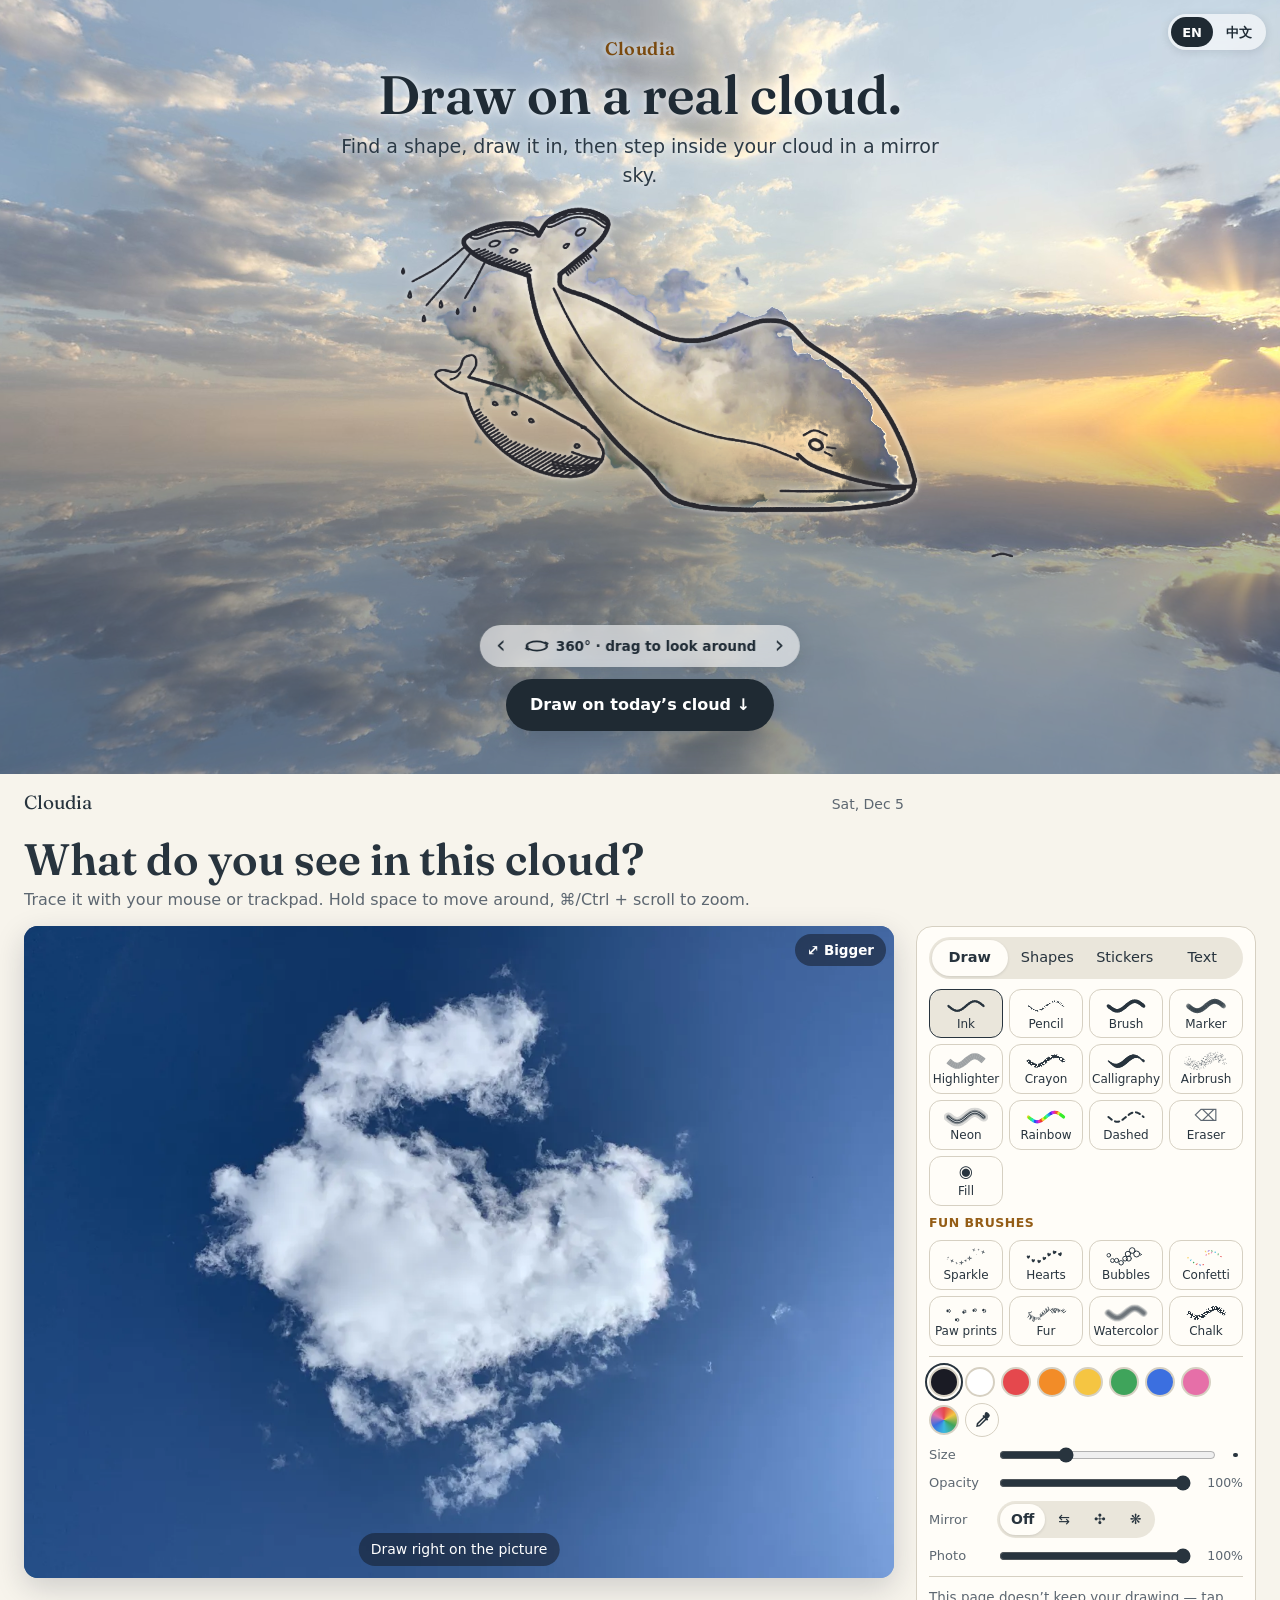
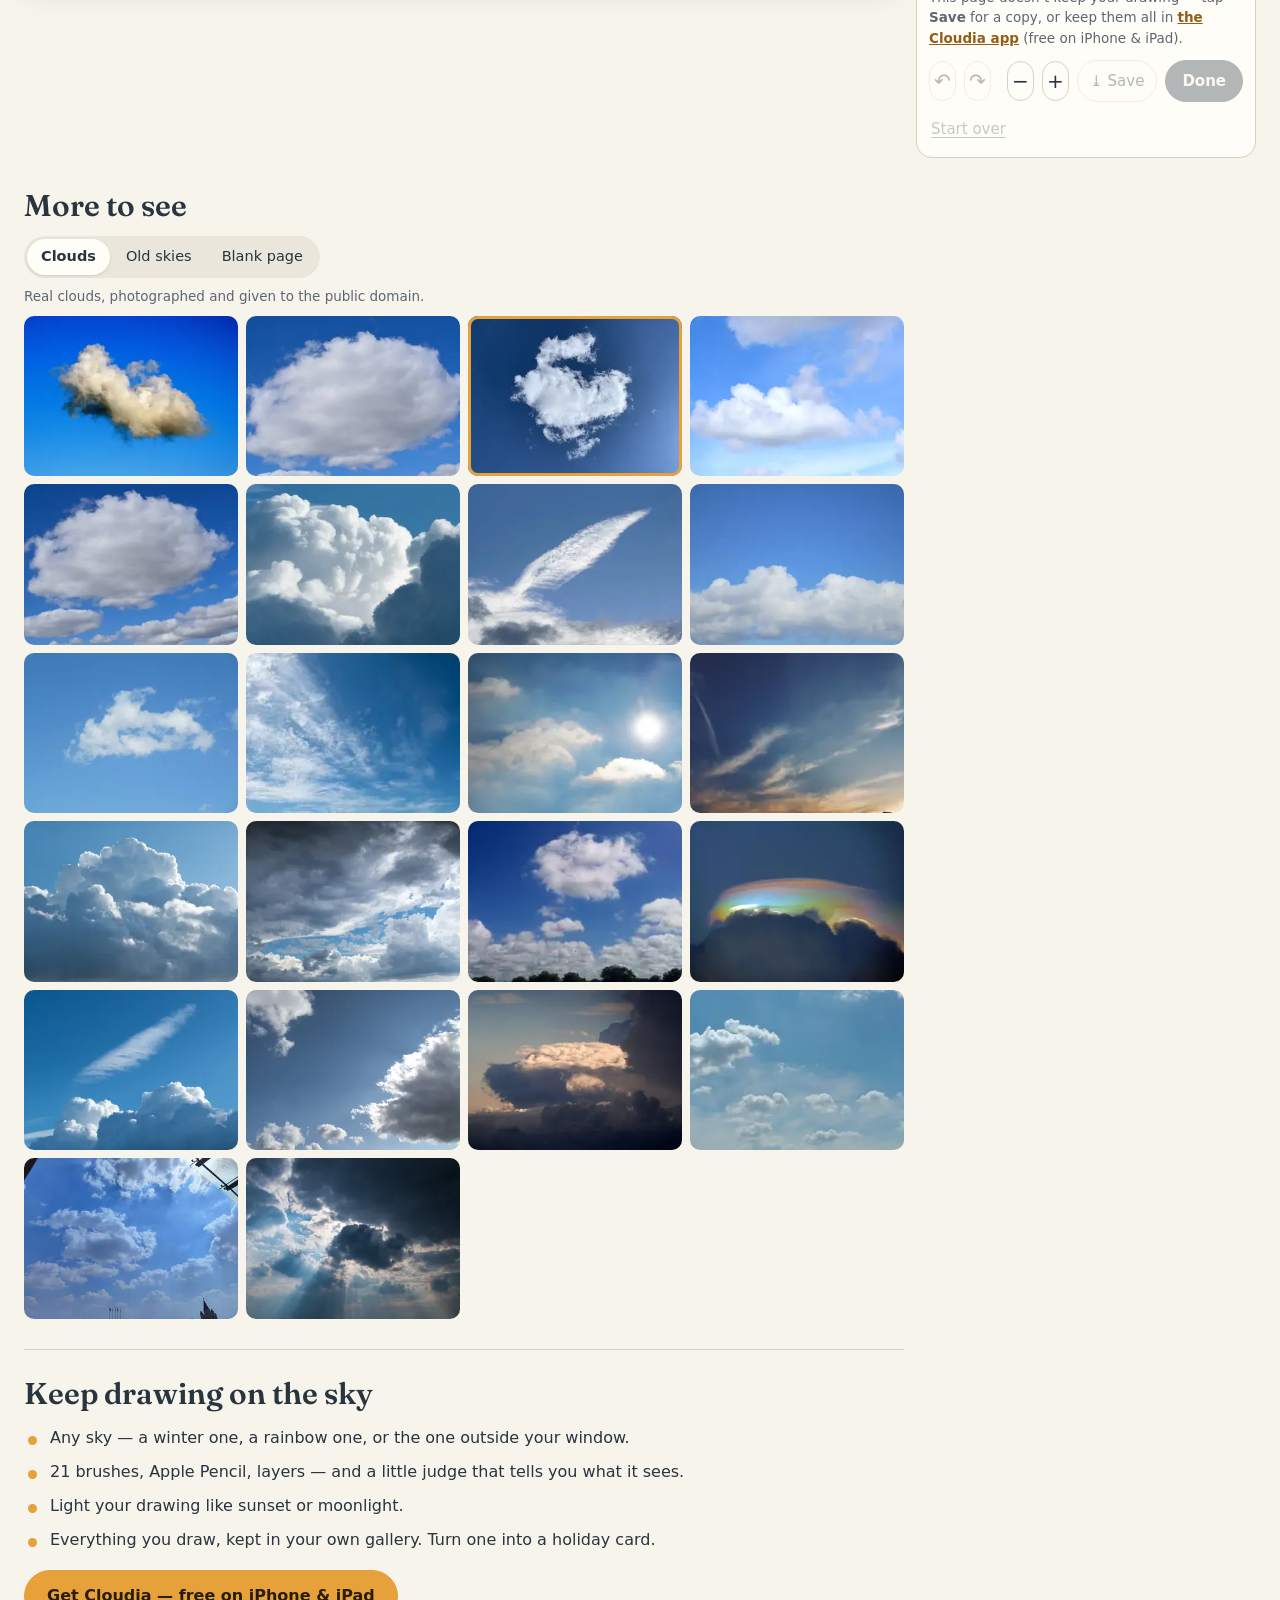
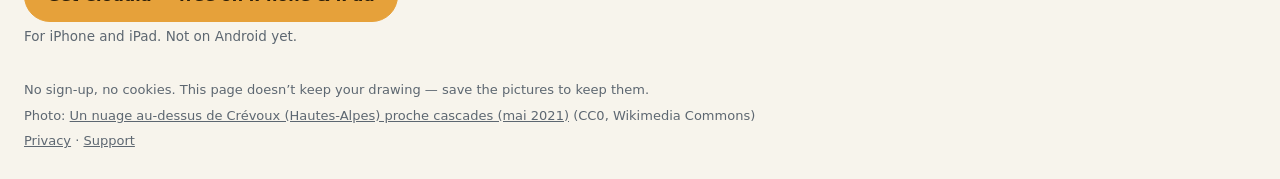
<file: index.html>
<!doctype html>
<html lang="en">
<head>
<meta charset="utf-8">
<meta name="viewport" content="width=device-width, initial-scale=1">
<title>What do you see in this cloud? · Cloudia</title>
<meta name="description" content="Trace what you see in a real cloud, then step inside a mirror sky. Free, in your browser.">
<link rel="canonical" href="https://getcloudia.com/today/">
<meta property="og:title" content="What do you see in this cloud?">
<meta property="og:description" content="Trace what you see in a real cloud. Free, in your browser.">
<meta property="og:image" content="https://getcloudia.com/today/og.jpg">
<meta property="og:url" content="https://getcloudia.com/">
<meta property="og:type" content="website">
<meta name="twitter:card" content="summary_large_image">
<meta name="apple-itunes-app" content="app-id=6818406818">
<meta http-equiv="refresh" content="0; url=today/">
<!--
  11-21 他要「用户点 getcloudia.com 进入就是英文首页」：根目录直接转到画画页 today/（支持页挪到 support/）。
  帖子里只写 getcloudia.com、不带 ?s=：从哪个网站点进来的，在这里按来源记成 ?s=（跳转以后来源就丢了），
  画画页把它带进统计和商店链接的 ct。
-->
<script>
(function () {
  var q = new URLSearchParams(location.search);
  if (!q.has('s')) {
    var h = ''; try { h = new URL(document.referrer).hostname; } catch (e) {}
    var s = /(^|\.)threads\.(net|com)$/.test(h) ? 'threads' : /(^|\.)instagram\.com$/.test(h) ? 'ig'
      : /(^|\.)(facebook\.com|fb\.me)$/.test(h) ? 'fb' : /(^|\.)reddit\.com$/.test(h) ? 'reddit'
      : /(^|\.)(t\.co|x\.com|twitter\.com)$/.test(h) ? 'x' : /(^|\.)news\.ycombinator\.com$/.test(h) ? 'hn' : '';
    if (s) q.set('s', s);
  }
  var qs = q.toString();
  location.replace('today/' + (qs ? '?' + qs : '') + location.hash);
})();
</script>
<style>body{margin:0;background:#F7F4EC;color:#28343E;font:16px/1.6 -apple-system,system-ui,sans-serif;display:grid;place-items:center;min-height:100vh}a{color:inherit}</style>
</head>
<body><p><a href="today/">What do you see in this cloud? →</a></p></body>
</html>
</file>
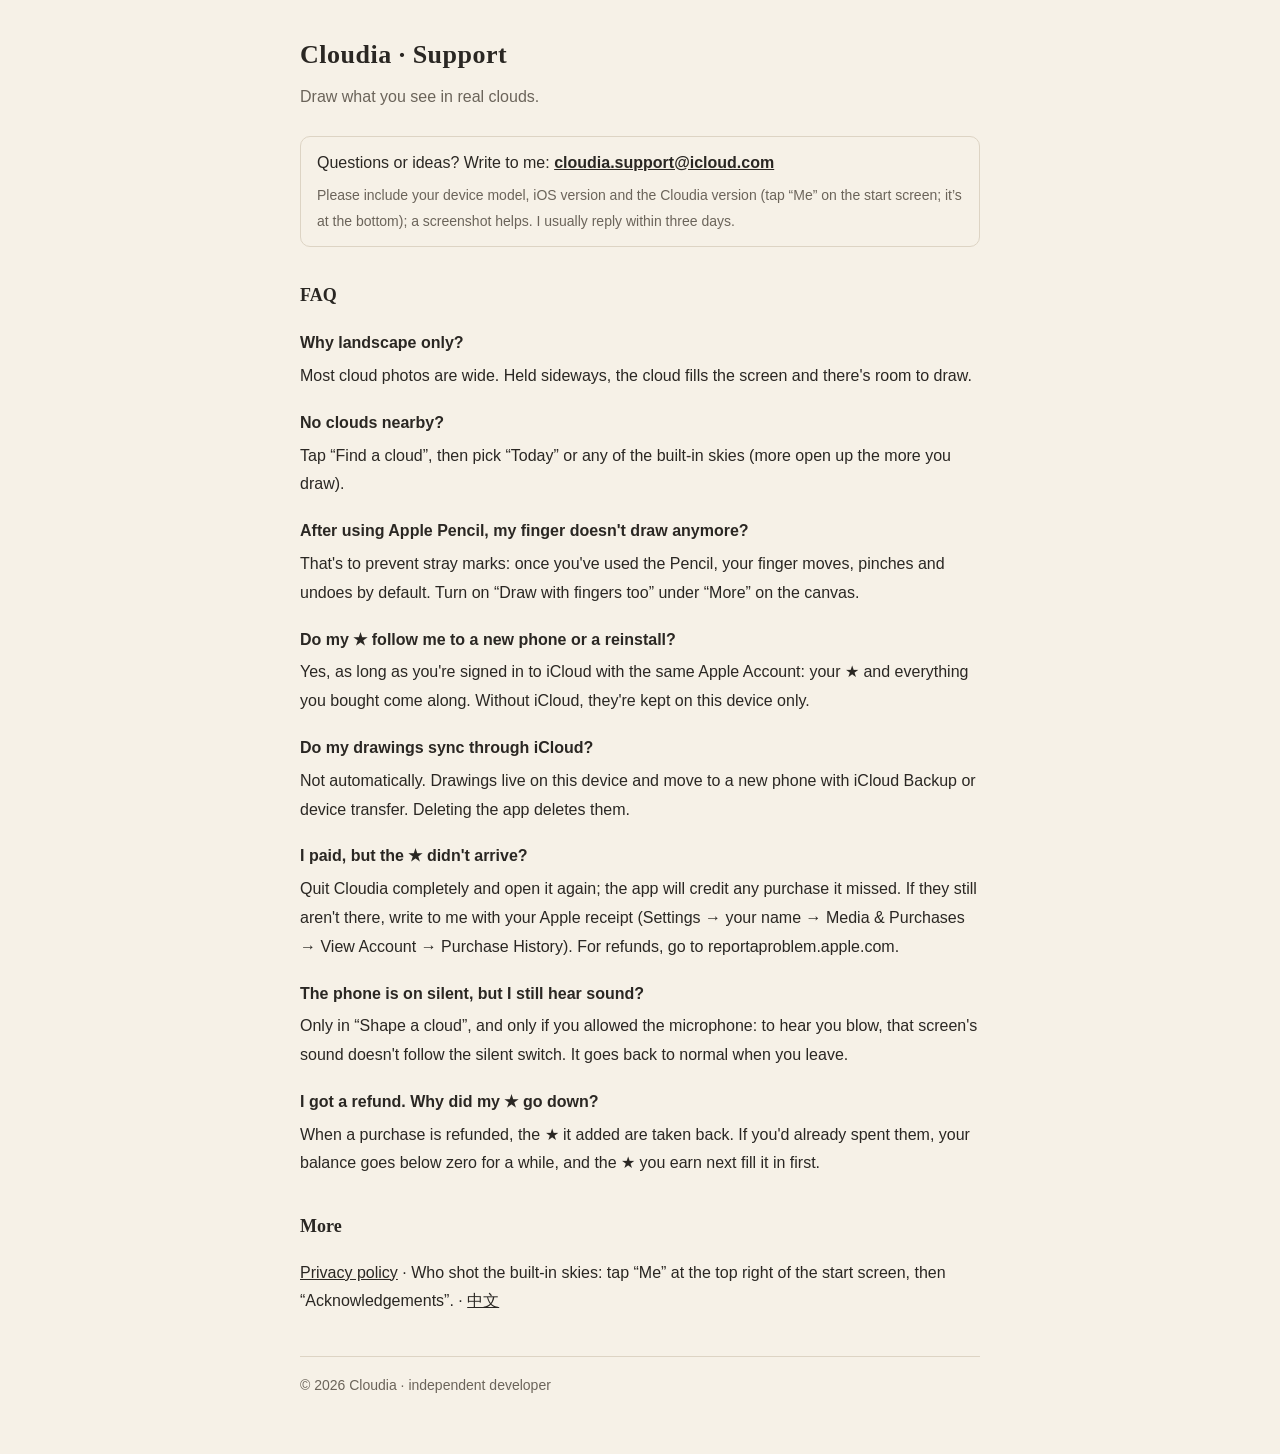
<file: support/index.html>
<!doctype html>
<html lang="en">
<head>
<meta charset="utf-8">
<meta name="viewport" content="width=device-width, initial-scale=1">
<title>Cloudia · Support</title>
<style>
  :root { --paper: #f6f1e7; --ink: #2a2723; --soft: #6b645a; --line: #ddd4c4; }
  @media (prefers-color-scheme: dark) {
    :root { --paper: #1c1a17; --ink: #ece6da; --soft: #a59d90; --line: #3a362f; }
  }
  html { background: var(--paper); }
  body { margin: 0 auto; max-width: 680px; padding: 32px 16px 56px; background: var(--paper); color: var(--ink);
         font: 16px/1.8 -apple-system, "Helvetica Neue", Arial, sans-serif; }
  h1, h2 { font-family: "New York", Georgia, "Times New Roman", serif; font-weight: 700; }
  h1 { font-size: 26px; letter-spacing: 0.5px; margin: 0 0 4px; }
  h2 { font-size: 18px; margin: 32px 0 8px; }
  .tag { color: var(--soft); margin: 0 0 24px; }
  .contact { border: 1px solid var(--line); border-radius: 10px; padding: 12px 16px; }
  dt { font-weight: 600; margin-top: 18px; }
  dd { margin: 4px 0 0; }
  a { color: inherit; }
  footer { margin-top: 40px; padding-top: 16px; border-top: 1px solid var(--line); color: var(--soft); font-size: 14px; }
</style>
</head>
<body>
<h1>Cloudia · Support</h1>
<p class="tag">Draw what you see in real clouds.</p>

<div class="contact">
  <p style="margin:0">Questions or ideas? Write to me: <strong><a href="mailto:cloudia.support@icloud.com">cloudia.support@icloud.com</a></strong></p>
  <p style="margin:6px 0 0;color:var(--soft);font-size:14px">Please include your device model, iOS version and the Cloudia version (tap “Me” on the start screen; it’s at the bottom); a screenshot helps. I usually reply within three days.</p>
</div>

<h2>FAQ</h2>
<dl>
  <dt>Why landscape only?</dt>
  <dd>Most cloud photos are wide. Held sideways, the cloud fills the screen and there's room to draw.</dd>

  <dt>No clouds nearby?</dt>
  <dd>Tap “Find a cloud”, then pick “Today” or any of the built-in skies (more open up the more you draw).</dd>

  <dt>After using Apple Pencil, my finger doesn't draw anymore?</dt>
  <dd>That's to prevent stray marks: once you've used the Pencil, your finger moves, pinches and undoes by default. Turn on “Draw with fingers too” under “More” on the canvas.</dd>

  <dt>Do my ★ follow me to a new phone or a reinstall?</dt>
  <dd>Yes, as long as you're signed in to iCloud with the same Apple Account: your ★ and everything you bought come along. Without iCloud, they're kept on this device only.</dd>

  <dt>Do my drawings sync through iCloud?</dt>
  <dd>Not automatically. Drawings live on this device and move to a new phone with iCloud Backup or device transfer. Deleting the app deletes them.</dd>

  <dt>I paid, but the ★ didn't arrive?</dt>
  <dd>Quit Cloudia completely and open it again; the app will credit any purchase it missed. If they still aren't there, write to me with your Apple receipt (Settings → your name → Media &amp; Purchases → View Account → Purchase History). For refunds, go to reportaproblem.apple.com.</dd>

  <dt>The phone is on silent, but I still hear sound?</dt>
  <dd>Only in “Shape a cloud”, and only if you allowed the microphone: to hear you blow, that screen's sound doesn't follow the silent switch. It goes back to normal when you leave.</dd>

  <dt>I got a refund. Why did my ★ go down?</dt>
  <dd>When a purchase is refunded, the ★ it added are taken back. If you'd already spent them, your balance goes below zero for a while, and the ★ you earn next fill it in first.</dd>
</dl>

<h2>More</h2>
<p><a href="../privacy-en.html">Privacy policy</a> · Who shot the built-in skies: tap “Me” at the top right of the start screen, then “Acknowledgements”. · <a href="zh.html">中文</a></p>

<footer>© 2026 Cloudia · independent developer</footer>
</body>
</html>
</file>
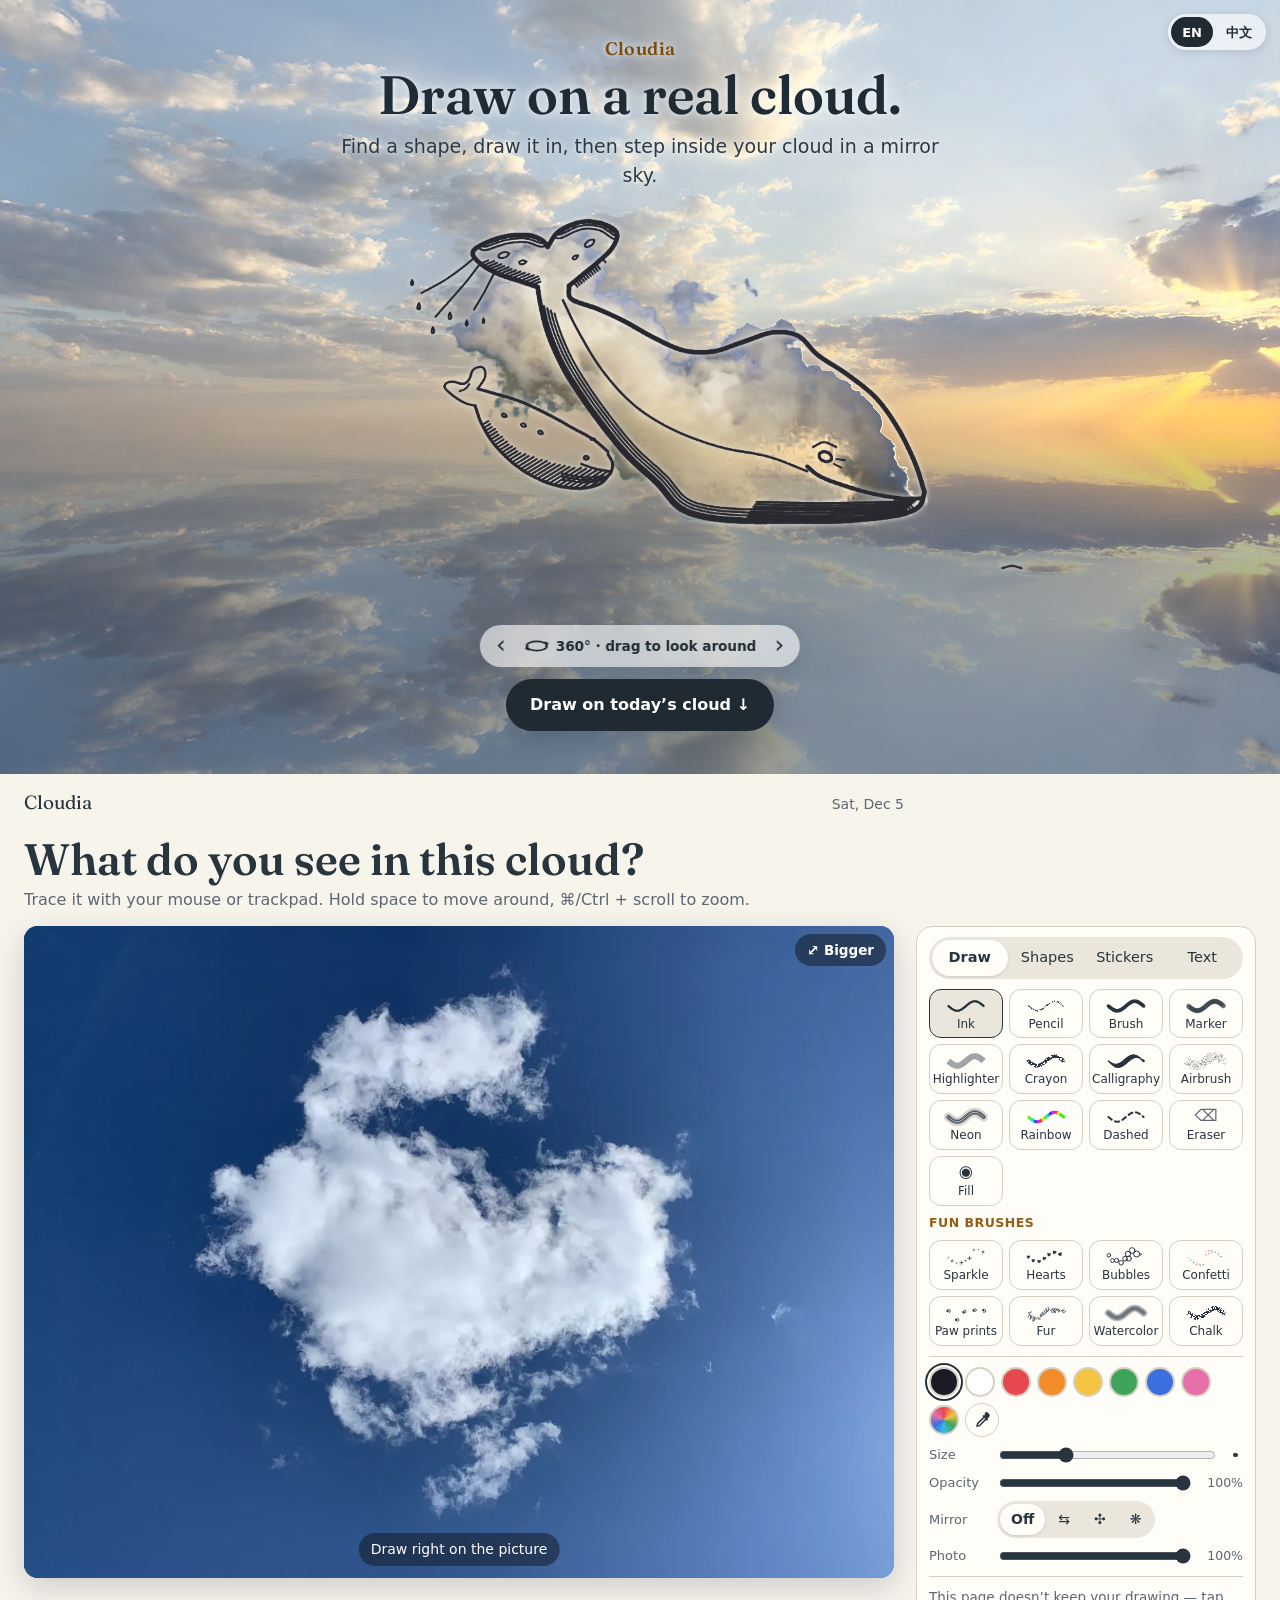
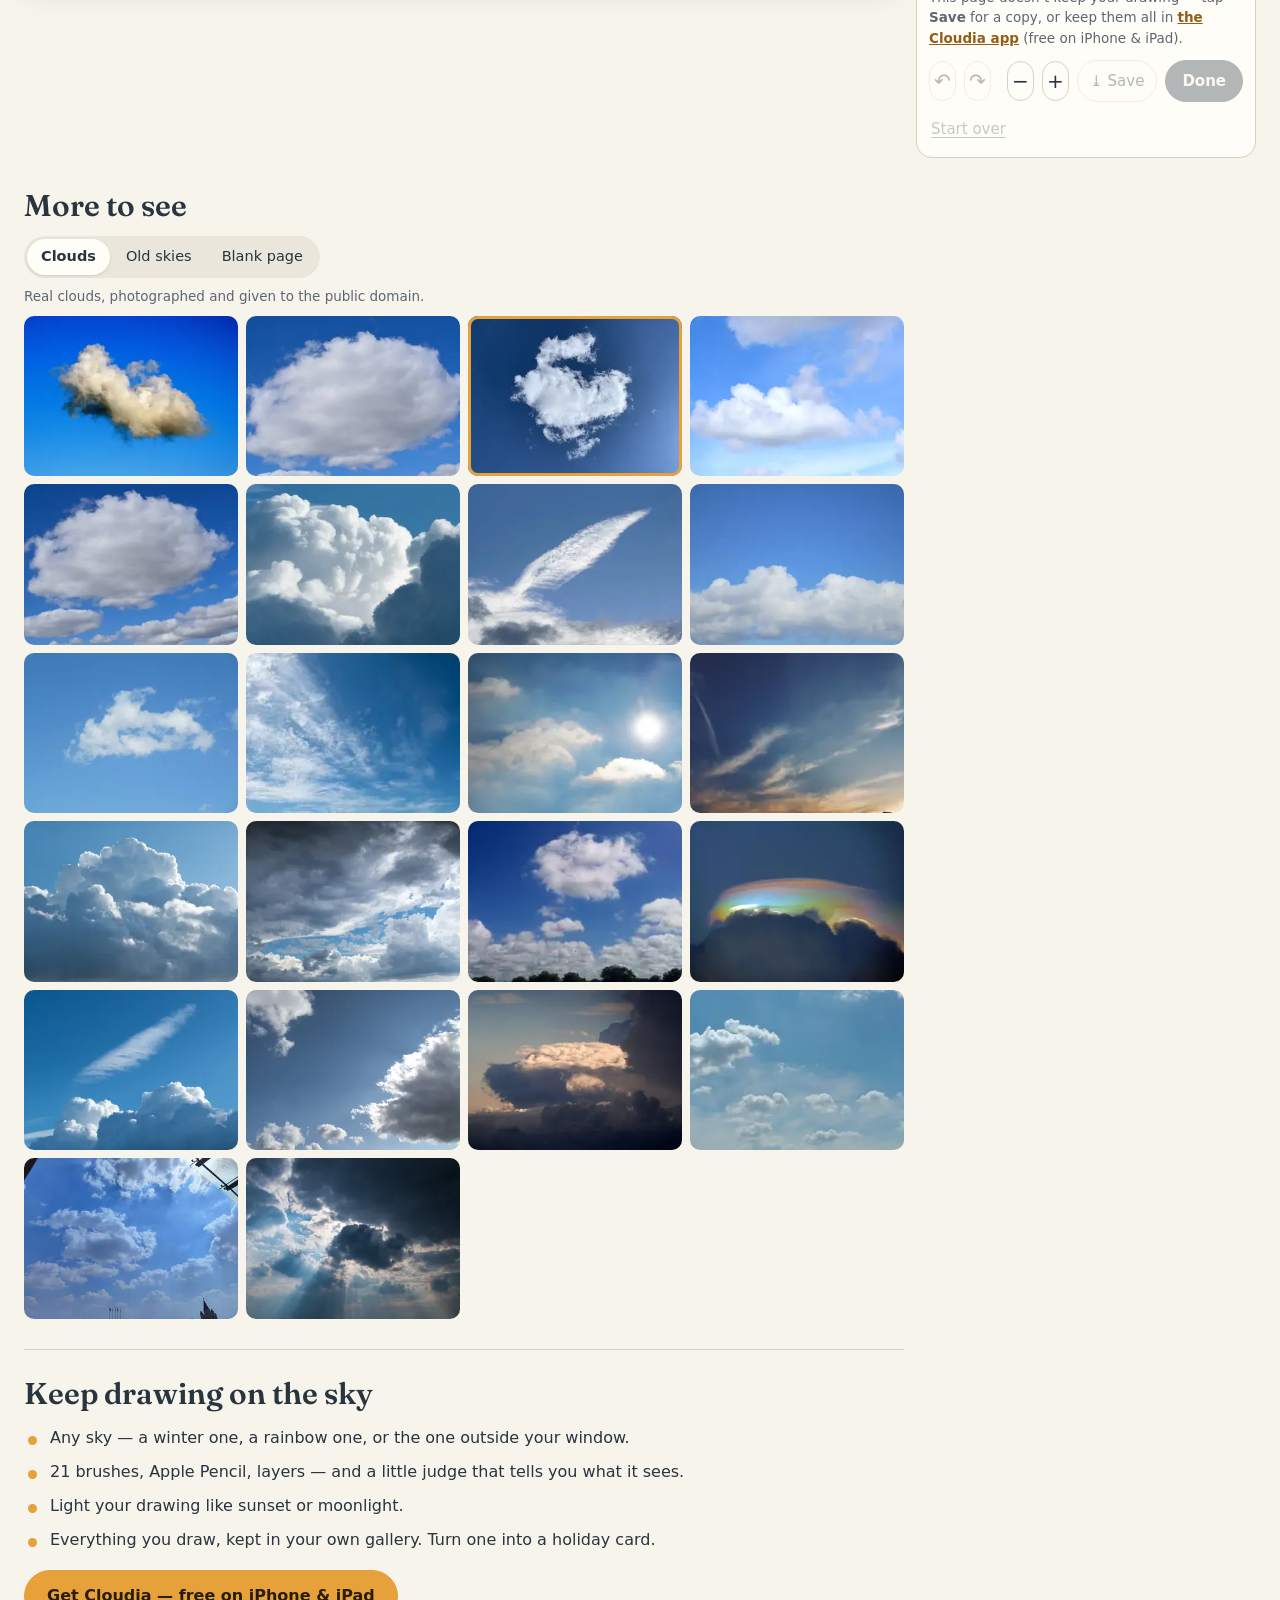
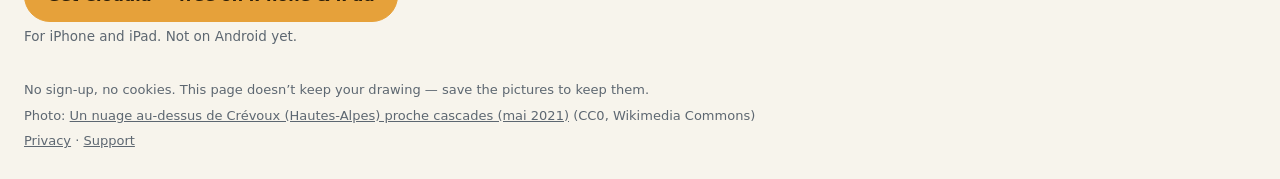
<file: today-v2/index.html>
<!doctype html>
<html lang="en">
<head>
<meta name="robots" content="noindex">
<meta charset="utf-8">
<meta name="viewport" content="width=device-width, initial-scale=1, viewport-fit=cover">
<title>What do you see in this cloud? · Cloudia</title>
<meta name="description" content="One real cloud a day — and old skies from the museum. Trace what you see, add some eyes, then see what we saw.">
<meta property="og:title" content="What do you see in this cloud?">
<meta property="og:description" content="Trace what you see in a real cloud. Then see what we saw.">
<meta property="og:image" content="https://getcloudia.com/today/og.jpg">
<meta property="og:type" content="website">
<meta name="twitter:card" content="summary_large_image">
<meta name="apple-itunes-app" content="app-id=6818406818">
<meta name="theme-color" content="#F7F4EC">
<!--
  网页「今天这朵」第二版（11-17）。方案：「云想网页第二版方案」（Claude Docs）、docs/网页引流/第二轮/。
  一张图、四支笔加橡皮、16 枚眼睛和小零件贴纸；两间屋子（Clouds、Old skies）；分享出「先猜、再翻答案」两张 4:5。
  不上传任何东西、不放 cookie；画只在这台设备上（Safari 七天不开会清掉）。素材：tools/web/build_today.py。
  ?i=<图的编号> 打开某一张，?d=2026-11-20 换日期（测试用）。
-->
<link rel="stylesheet" href="css/today.css?v=45">
</head>
<body>
<!-- 11-20 首屏：打开网页先进到云世界（天空之镜），一朵真云飘进来、描出一条鲸鱼、鼓成云、转一圈，循环。
     不挡操作：按钮和往下滚都直接到画板；没有 WebGL 就只剩这张渐变底和字 -->
<section class="hero" id="hero" aria-label="A real cloud drifts into a mirror sky and a whale is traced on it; around it hang clouds others have painted">
  <canvas aria-hidden="true"></canvas>
  <div class="lang" role="group" aria-label="Language"><button type="button" data-lang="en" lang="en">EN</button><button type="button" data-lang="zh" lang="zh-Hans">中文</button></div>
  <div class="hero-text">
    <p class="hero-brand">Cloudia</p>
    <h2 class="hero-h">Draw on a real cloud.</h2>
    <p class="hero-sub">Find a shape, draw it in, then step inside your cloud in a mirror sky.</p>
  </div>
  <!-- 11-20 他要「画面上要有可以转动的标识」：常驻的 360° 小条，中间的图标一直轻轻摆（拖过以后停），两边箭头点一下转 60° -->
  <div class="hero-turn" role="group" aria-label="Look around the sky">
    <button type="button" class="ht-btn" data-turn="-1" aria-label="Turn left">‹</button>
    <span class="ht-mid"><svg class="ht-ico" viewBox="0 0 24 24" aria-hidden="true"><ellipse cx="12" cy="12" rx="9.5" ry="4.2" fill="none" stroke="currentColor" stroke-width="1.6" stroke-dasharray="44 9"/><path d="M19.6 8.6l2.4 1.1-1.6 2.1" fill="none" stroke="currentColor" stroke-width="1.6" stroke-linecap="round" stroke-linejoin="round"/><path d="M4.4 15.4L2 14.3l1.6-2.1" fill="none" stroke="currentColor" stroke-width="1.6" stroke-linecap="round" stroke-linejoin="round"/></svg><span class="ht-lab">360° · drag to look around</span></span>
    <button type="button" class="ht-btn" data-turn="1" aria-label="Turn right">›</button>
  </div>
  <a class="hero-go" href="#ask">Draw on today’s cloud ↓</a>
</section>
<main>
  <div class="top"><span class="brand">Cloudia</span><span id="date"></span></div>

  <h1 id="ask">What do you see in this cloud?</h1>
  <p class="sub" id="how">Trace it with your finger.</p>

  <div id="stage">
  <div class="focusbar"><span class="small" id="focusTip"></span><span class="grow"></span><button id="focusClose">Close</button></div>
  <div class="canvasArea" id="canvasArea">
    <div class="paperbar" id="paperbar" hidden>
      <div class="chips" id="papers" role="tablist" aria-label="Paper"></div>
      <div class="seg mini" id="aspects" role="tablist" aria-label="Page shape"></div>
    </div>
    <figure id="mine" class="board">
      <div class="zoomer"><img id="photo" alt=""></div>
      <div class="hint" id="hint">Draw right on the picture</div>
      <button class="fig-btn" id="bigBtn" aria-label="Draw full screen">⤢ Bigger</button>
      <button class="fig-btn left" id="zoomReset" hidden aria-label="Zoom back out">1×</button>
    </figure>
    <p class="caption" id="caption" hidden></p>
  </div>

  <div class="dock" id="dock">
    <div class="row tabs">
      <div class="seg" role="tablist" id="tabs">
        <button role="tab" data-tab="draw" aria-selected="true">Draw</button>
        <button role="tab" data-tab="shapes" aria-selected="false">Shapes</button>
        <button role="tab" data-tab="stickers" aria-selected="false">Stickers</button>
        <button role="tab" data-tab="text" aria-selected="false">Text</button>
      </div>
    </div>

    <div class="pane" id="pane-draw">
      <div class="pens" id="pens"></div>
      <p class="lab2">Fun brushes</p>
      <div class="pens" id="funPens"></div>
    </div>
    <div class="pane" id="pane-shapes" hidden>
      <div class="pens shapes" id="shapes"></div>
      <label class="check"><input type="checkbox" id="shapeFill"> Filled boxes and circles</label>
      <p class="small tip">Drag on the picture. Hold Shift for straight lines, squares and circles.</p>
    </div>
    <div class="pane" id="pane-stickers" hidden>
      <div class="chips packs" id="packs"></div>
      <div class="tray" id="tray"></div>
    </div>
    <div class="pane" id="pane-text" hidden>
      <form class="ask" id="textForm" autocomplete="off">
        <input id="textIn" maxlength="40" placeholder="Say something…" aria-label="Text to add" enterkeyhint="done">
        <button class="primary" type="submit">Add</button>
      </form>
      <div class="seg" id="fonts" role="tablist" aria-label="Font"></div>
    </div>
    <div class="row objtools" id="objTools" hidden>
      <button id="objFront" title="Bring to front">Front</button>
      <button id="objBack" title="Send to back">Back</button>
      <button id="objCopy" title="Duplicate">Copy</button>
      <button id="objFlip" title="Flip">Flip</button>
      <button id="objDel" title="Delete">Delete</button>
    </div>
    <p class="small tip" id="objTip" hidden>Tap one to pick it up. Drag to move · pinch or use the blue corner to size and turn.</p>

    <div class="shared" id="shared">
      <div class="row colorrow">
        <div id="colors" class="colors"></div>
        <label class="sw custom" title="Any color"><input type="color" id="customColor" value="#8E5BD8" aria-label="Any color"></label>
        <button class="icon tool" id="pickBtn" aria-label="Pick a color from the picture" title="Pick a color from the picture (I)"><svg viewBox="0 0 24 24" width="20" height="20" aria-hidden="true"><path d="M15.6 3.4a2.5 2.5 0 0 1 3.5 0l1.5 1.5a2.5 2.5 0 0 1 0 3.5l-2.1 2.1 1 1-1.4 1.4-1-1L9.4 19.6 5 20.4l.8-4.4 7.7-7.7-1-1 1.4-1.4 1 1zM7.6 16.9l-.3 1.3 1.3-.3 7.3-7.3-1-1z" fill="currentColor"/></svg></button>
      </div>
      <div class="row slide" data-for="draw shapes"><span class="lab">Size</span><input type="range" id="size" min="1" max="100" value="30" aria-label="Line size"><span class="dot" id="sizeDot"></span></div>
      <div class="row slide" data-for="draw shapes"><span class="lab">Opacity</span><input type="range" id="opacity" min="10" max="100" value="100" aria-label="Opacity"><span class="num" id="opNum">100%</span></div>
      <div class="row slide" data-for="draw shapes"><span class="lab">Mirror</span><div class="seg mini" id="syms" role="tablist" aria-label="Mirror drawing"></div></div>
      <div class="row slide"><span class="lab">Photo</span><input type="range" id="fade" min="15" max="100" value="100" aria-label="Fade the photo while you trace"><span class="num" id="fadeNum">100%</span></div>
    </div>

    <p class="appnote">This page doesn’t keep your drawing — tap <b>Save</b> for a copy, or keep them all in <a id="appNoteLink" href="https://apps.apple.com/app/apple-store/id6818406818?pt=129298723&amp;ct=web-note&amp;mt=8">the Cloudia app</a> (free on iPhone &amp; iPad).</p>

    <div class="row end">
      <button class="icon" id="undo" aria-label="Undo" title="Undo (⌘Z)" disabled>↶</button>
      <button class="icon" id="redo" aria-label="Redo" title="Redo (⇧⌘Z)" disabled>↷</button>
      <span class="grow"></span>
      <button class="icon" id="zoomOut" aria-label="Zoom out" title="Zoom out (−)">−</button>
      <button class="icon" id="zoomIn" aria-label="Zoom in" title="Zoom in (+)">+</button>
      <button id="exportBtn" disabled title="Save the picture with your drawing to this device">⤓ Save</button>
      <button class="primary" id="done" disabled>Done</button>
    </div>
    <div class="row"><button class="link" id="clear" disabled>Start over</button></div>
  </div>
  </div>

  <section id="naming" hidden class="fade">
    <h2>What is it?</h2>
    <form class="ask" id="askForm" autocomplete="off">
      <input id="word" list="words" maxlength="32" placeholder="a whale, a dog, a teapot…" enterkeyhint="done" aria-label="What is it?">
      <button class="primary" type="submit">That's it</button>
    </form>
    <datalist id="words"></datalist>
    <div class="links"><button class="link" id="skip">Keep it to myself</button><button class="link" id="back">Keep drawing</button></div>
  </section>

  <section id="reveal" hidden class="fade">
    <p class="you" id="you"></p>
    <div class="links"><button class="link" id="drawMore">Keep drawing</button></div>
    <div class="step" id="stepWrap" hidden>
      <button class="primary step-btn" id="stepIn"><span aria-hidden="true">▶</span> <span id="stepLabel">Step inside your cloud</span></button>
      <p class="small">Watch your drawing come alive, then fly in. Saves as a short video you can share.</p>
    </div>
    <h2>Here's what we saw</h2>
    <div class="chips" id="chips"></div>
    <figure id="ours" class="board">
      <img id="photo2" alt="">
      <canvas id="ourInk" class="layer"></canvas>
    </figure>

    <div class="share">
      <h2 class="h3">Share it as a little guessing game</h2>
      <p class="small">Two pictures: first the question, then your answer.</p>
      <div class="pair" id="pairPreview"></div>
      <div class="bar">
        <button class="primary" id="share">Share</button>
        <button id="save">Save pictures</button>
      </div>
    </div>

    <div class="lit">
      <img src="img/app-lit-shark.jpg" alt="A shark drawn on a cloud in the Cloudia app, lit like moonlight" loading="lazy">
      <p class="small">In the app, a drawing can light up like this — this shark was drawn in Cloudia and given moonlight.</p>
    </div>
    <p class="small" style="margin-top:14px">A new cloud comes tomorrow.</p>
  </section>

  <section id="paperOut" hidden class="fade">
    <p class="you" id="youPaper"></p>
    <div class="share" id="sawToo" hidden>
      <h2 class="h3" id="sawTooTitle"></h2>
      <p class="small">Tap one — your drawing comes along. Can you find it in the cloud too?</p>
      <div class="grid pick" id="sawTooGrid"></div>
    </div>
    <div class="share">
      <h2 class="h3">Now put it on a real sky</h2>
      <p class="small">Pick a cloud. Your drawing comes along — move it, size it, then share it as a guessing game.</p>
      <div class="grid pick" id="skyPick"></div>
      <button class="link" id="moreSkies" hidden>More skies</button>
    </div>
    <div class="bar" style="margin-top:14px">
      <button id="savePaper">Save image</button>
      <button id="saveLines">Save lines only (PNG)</button>
      <button class="link" id="backPaper">Keep drawing</button>
    </div>
  </section>

  <section class="rooms" id="rooms">
    <h2>More to see</h2>
    <div class="seg" role="tablist" id="roomTabs"></div>
    <p class="small" id="roomLine"></p>
    <div class="grid" id="grid"></div>
  </section>

  <section class="app" id="app">
    <h2>Keep drawing on the sky</h2>
    <ul>
      <li>Any sky — a winter one, a rainbow one, or the one outside your window.</li>
      <li>21 brushes, Apple Pencil, layers — and a little judge that tells you what it sees.</li>
      <li>Light your drawing like sunset or moonlight.</li>
      <li>Everything you draw, kept in your own gallery. Turn one into a holiday card.</li>
    </ul>
    <a class="btn store" id="store" href="https://apps.apple.com/app/apple-store/id6818406818?pt=129298723&amp;ct=web-v2&amp;mt=8">Get Cloudia — free on iPhone &amp; iPad</a>
    <p class="small" id="notIOS">For iPhone and iPad. Not on Android yet.</p>
  </section>

  <footer>
    <span>No sign-up, no cookies. This page doesn’t keep your drawing — save the pictures to keep them.</span>
    <span id="credit"></span>
    <span><a href="../privacy-en.html" id="privLink">Privacy</a> · <a href="../support/" id="supLink">Support</a></span>
  </footer>
</main>

<div id="toast" role="status" hidden></div>
<div id="sheet" hidden>
  <div class="sheetPics" id="sheetPics"></div>
  <p>Press and hold each picture to save it.</p>
  <button id="closeSheet">Close</button>
</div>

<script src="manifest.js?v=45"></script>
<script>
// 一打开就开始下这张图和它的数据，不等后面几个脚本一轮轮加载（11-18 他嫌图慢）
(function () {
  var M = window.MANIFEST, q = new URLSearchParams(location.search), m = /^(\d{4})-(\d\d)-(\d\d)$/.exec(q.get('d') || '');
  var t = m ? new Date(+m[1], +m[2] - 1, +m[3]) : new Date(); t = new Date(t.getFullYear(), t.getMonth(), t.getDate());
  var n = Math.round((t - new Date(2026, 10, 19)) / 864e5), L = M.daily.length, id = q.get('i') || q.get('c');
  if (!(id && M.items[id])) id = M.daily[((n % L) + L) % L];
  if (M.items[id].kind === 'paper') return;
  var l = document.createElement('link'); l.rel = 'preload'; l.as = 'image'; l.href = 'items/' + id + '.webp'; document.head.appendChild(l);
  var s = document.createElement('script'); s.src = 'items/' + id + '.js'; document.head.appendChild(s); window.__item = s;
})();
</script>
<script src="words.js?v=2"></script>
<script type="module" src="js/app.js?v=46"></script>
</body>
</html>
</file>
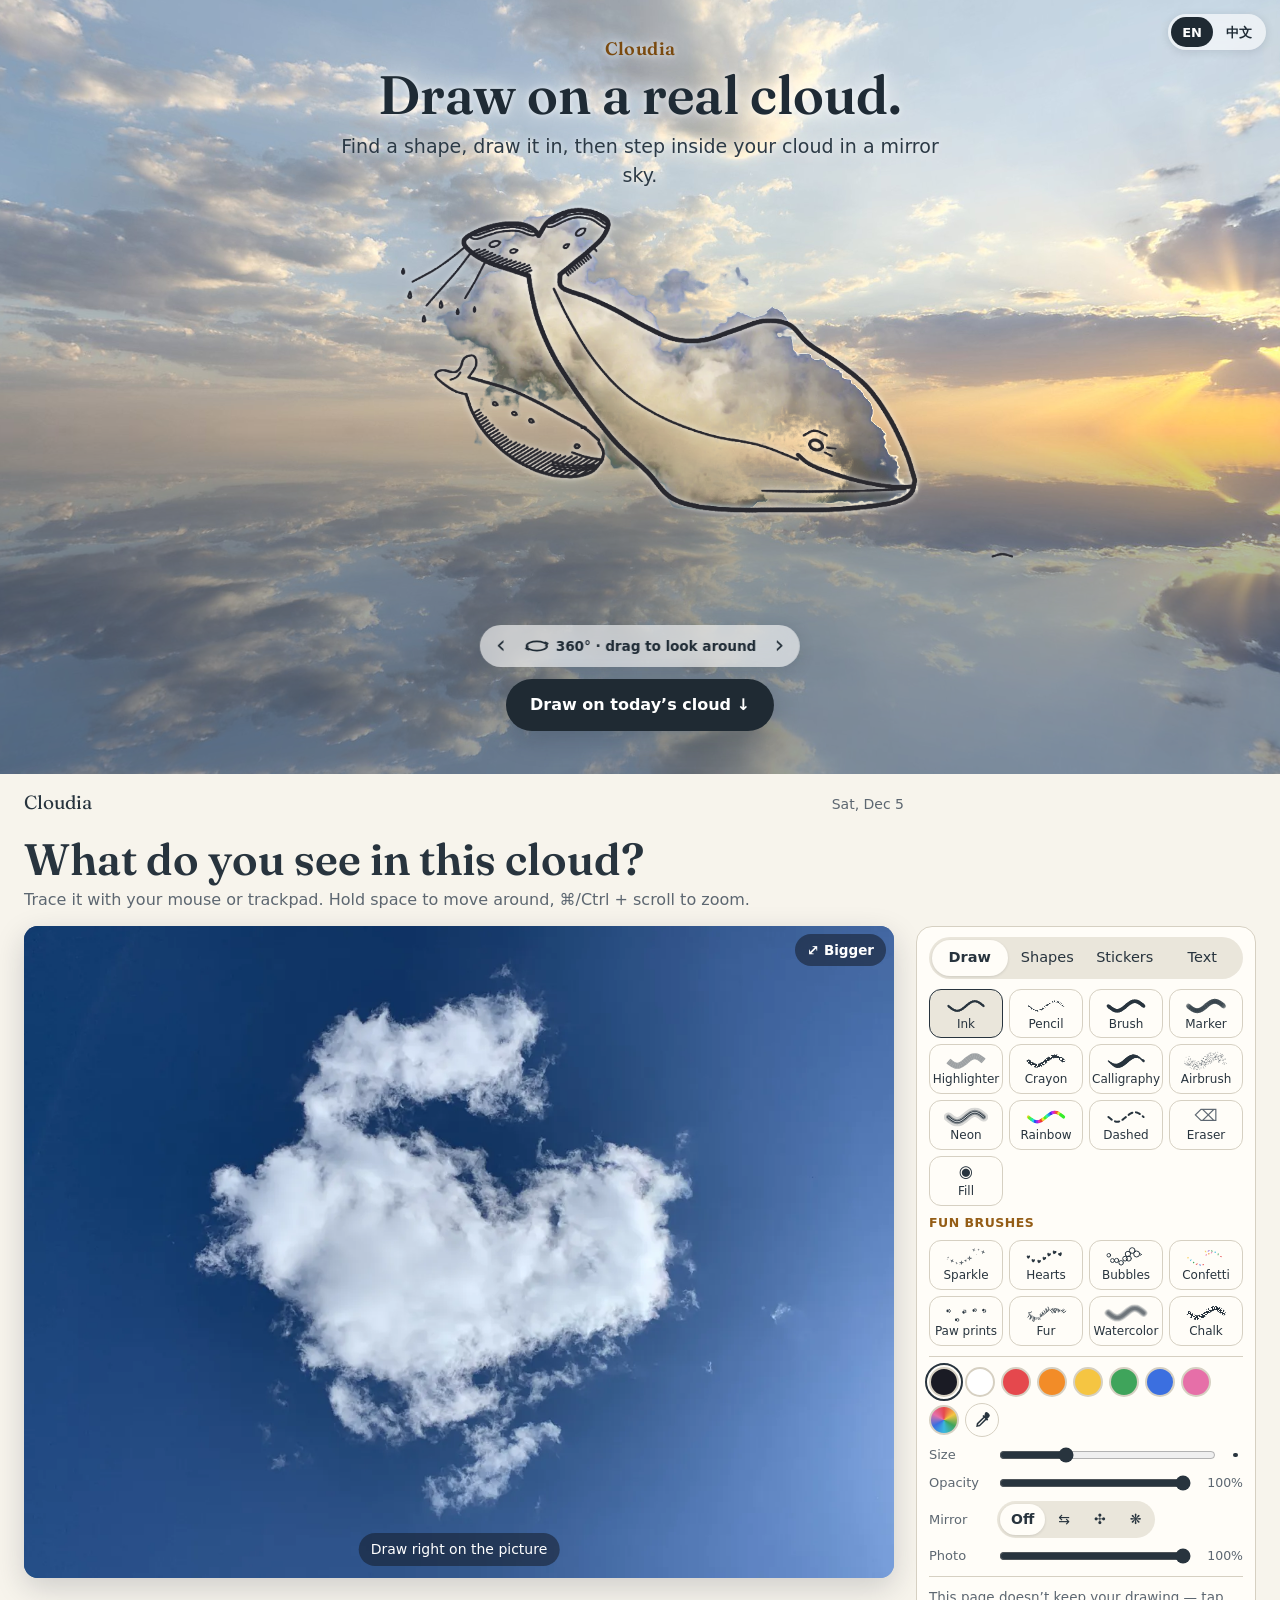
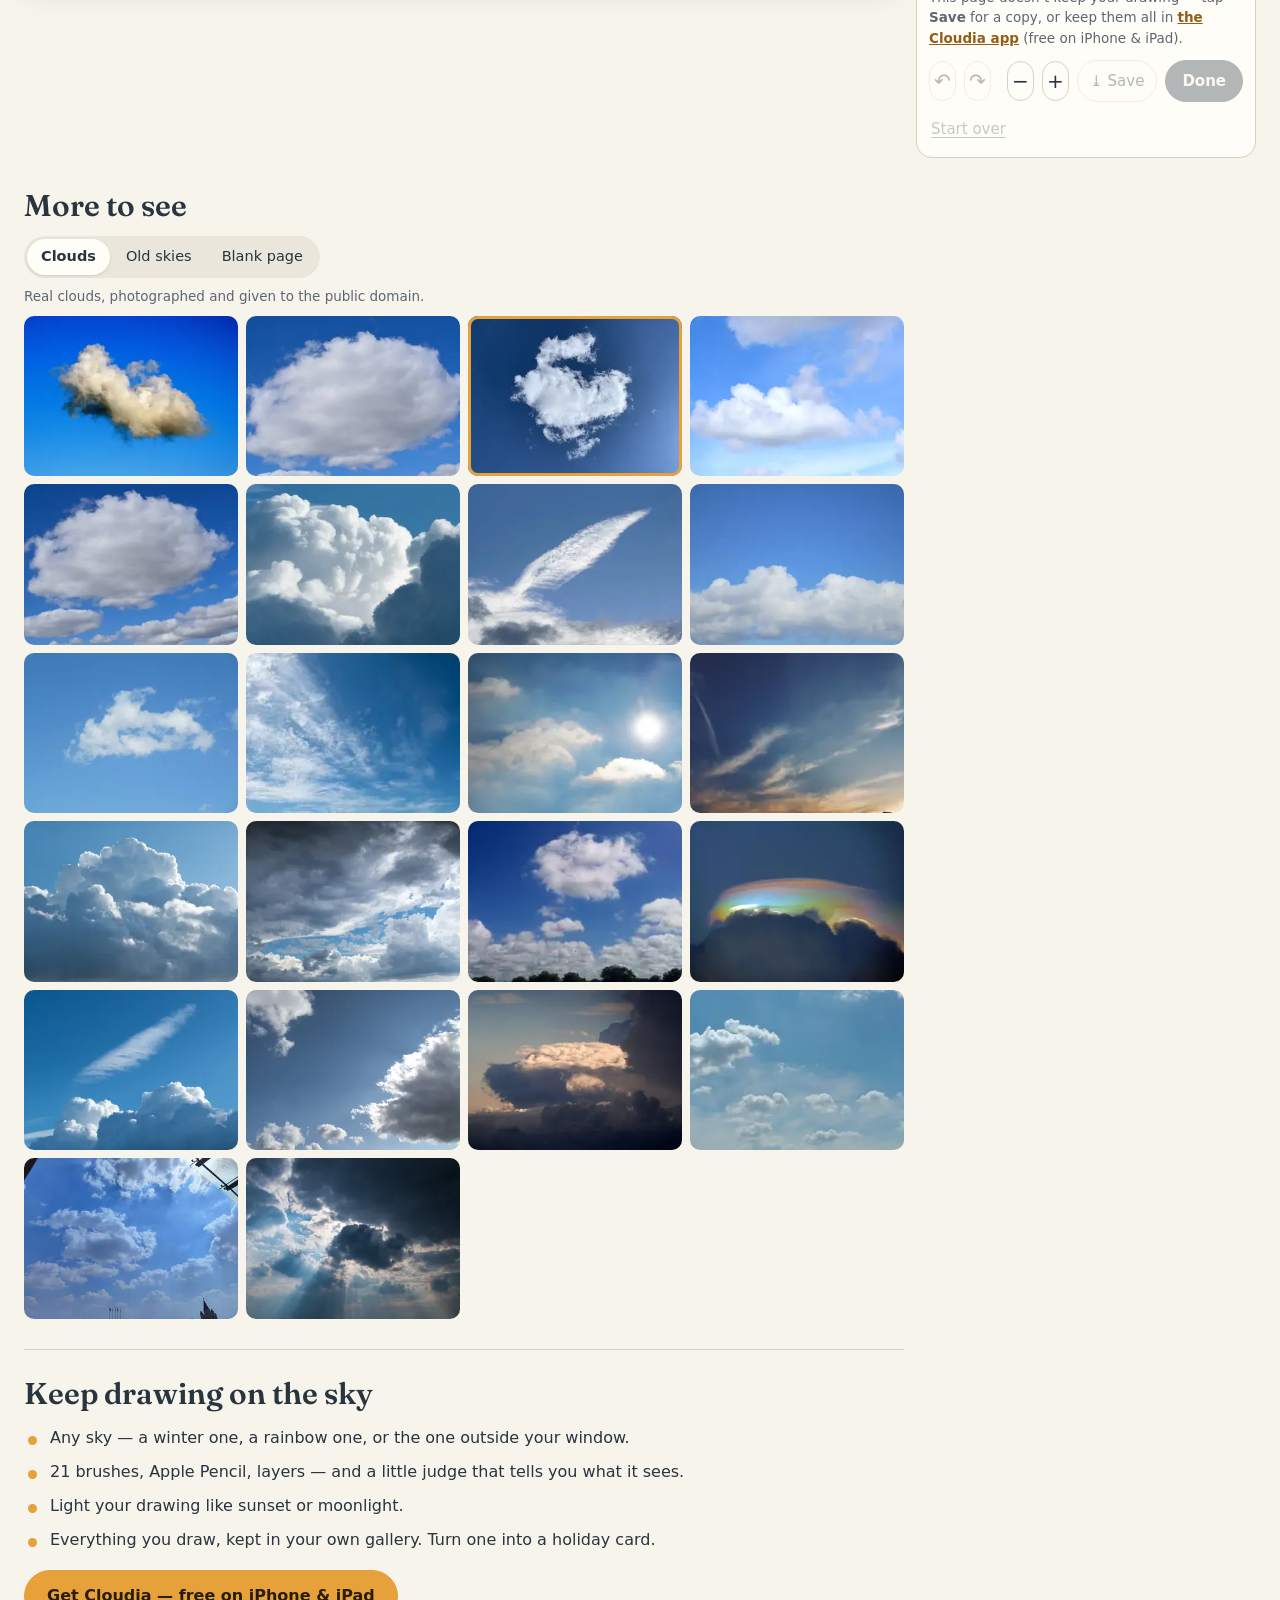
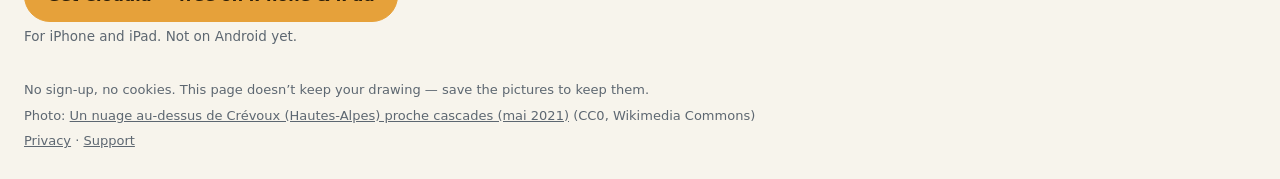
<file: today/index.html>
<!doctype html>
<html lang="en">
<head>
<meta charset="utf-8">
<meta name="viewport" content="width=device-width, initial-scale=1, viewport-fit=cover">
<title>What do you see in this cloud? · Cloudia</title>
<meta name="description" content="One real cloud a day — and old skies from the museum. Trace what you see, add some eyes, then see what we saw.">
<meta property="og:title" content="What do you see in this cloud?">
<meta property="og:description" content="Trace what you see in a real cloud. Then see what we saw.">
<meta property="og:image" content="https://getcloudia.com/today/og.jpg">
<meta property="og:type" content="website">
<meta name="twitter:card" content="summary_large_image">
<meta name="apple-itunes-app" content="app-id=6818406818">
<meta name="theme-color" content="#F7F4EC">
<!--
  网页「今天这朵」第二版（11-17）。方案：「云想网页第二版方案」（Claude Docs）、docs/网页引流/第二轮/。
  一张图、四支笔加橡皮、16 枚眼睛和小零件贴纸；两间屋子（Clouds、Old skies）；分享出「先猜、再翻答案」两张 4:5。
  不上传任何东西、不放 cookie；画只在这台设备上（Safari 七天不开会清掉）。素材：tools/web/build_today.py。
  ?i=<图的编号> 打开某一张，?d=2026-11-20 换日期（测试用）。
-->
<link rel="stylesheet" href="css/today.css?v=45">
</head>
<body>
<!-- 11-20 首屏：打开网页先进到云世界（天空之镜），一朵真云飘进来、描出一条鲸鱼、鼓成云、转一圈，循环。
     不挡操作：按钮和往下滚都直接到画板；没有 WebGL 就只剩这张渐变底和字 -->
<section class="hero" id="hero" aria-label="A real cloud drifts into a mirror sky and a whale is traced on it; around it hang clouds others have painted">
  <canvas aria-hidden="true"></canvas>
  <div class="lang" role="group" aria-label="Language"><button type="button" data-lang="en" lang="en">EN</button><button type="button" data-lang="zh" lang="zh-Hans">中文</button></div>
  <div class="hero-text">
    <p class="hero-brand">Cloudia</p>
    <h2 class="hero-h">Draw on a real cloud.</h2>
    <p class="hero-sub">Find a shape, draw it in, then step inside your cloud in a mirror sky.</p>
  </div>
  <!-- 11-20 他要「画面上要有可以转动的标识」：常驻的 360° 小条，中间的图标一直轻轻摆（拖过以后停），两边箭头点一下转 60° -->
  <div class="hero-turn" role="group" aria-label="Look around the sky">
    <button type="button" class="ht-btn" data-turn="-1" aria-label="Turn left">‹</button>
    <span class="ht-mid"><svg class="ht-ico" viewBox="0 0 24 24" aria-hidden="true"><ellipse cx="12" cy="12" rx="9.5" ry="4.2" fill="none" stroke="currentColor" stroke-width="1.6" stroke-dasharray="44 9"/><path d="M19.6 8.6l2.4 1.1-1.6 2.1" fill="none" stroke="currentColor" stroke-width="1.6" stroke-linecap="round" stroke-linejoin="round"/><path d="M4.4 15.4L2 14.3l1.6-2.1" fill="none" stroke="currentColor" stroke-width="1.6" stroke-linecap="round" stroke-linejoin="round"/></svg><span class="ht-lab">360° · drag to look around</span></span>
    <button type="button" class="ht-btn" data-turn="1" aria-label="Turn right">›</button>
  </div>
  <a class="hero-go" href="#ask">Draw on today’s cloud ↓</a>
</section>
<main>
  <div class="top"><span class="brand">Cloudia</span><span id="date"></span></div>

  <h1 id="ask">What do you see in this cloud?</h1>
  <p class="sub" id="how">Trace it with your finger.</p>

  <div id="stage">
  <div class="focusbar"><span class="small" id="focusTip"></span><span class="grow"></span><button id="focusClose">Close</button></div>
  <div class="canvasArea" id="canvasArea">
    <div class="paperbar" id="paperbar" hidden>
      <div class="chips" id="papers" role="tablist" aria-label="Paper"></div>
      <div class="seg mini" id="aspects" role="tablist" aria-label="Page shape"></div>
    </div>
    <figure id="mine" class="board">
      <div class="zoomer"><img id="photo" alt=""></div>
      <div class="hint" id="hint">Draw right on the picture</div>
      <button class="fig-btn" id="bigBtn" aria-label="Draw full screen">⤢ Bigger</button>
      <button class="fig-btn left" id="zoomReset" hidden aria-label="Zoom back out">1×</button>
    </figure>
    <p class="caption" id="caption" hidden></p>
  </div>

  <div class="dock" id="dock">
    <div class="row tabs">
      <div class="seg" role="tablist" id="tabs">
        <button role="tab" data-tab="draw" aria-selected="true">Draw</button>
        <button role="tab" data-tab="shapes" aria-selected="false">Shapes</button>
        <button role="tab" data-tab="stickers" aria-selected="false">Stickers</button>
        <button role="tab" data-tab="text" aria-selected="false">Text</button>
      </div>
    </div>

    <div class="pane" id="pane-draw">
      <div class="pens" id="pens"></div>
      <p class="lab2">Fun brushes</p>
      <div class="pens" id="funPens"></div>
    </div>
    <div class="pane" id="pane-shapes" hidden>
      <div class="pens shapes" id="shapes"></div>
      <label class="check"><input type="checkbox" id="shapeFill"> Filled boxes and circles</label>
      <p class="small tip">Drag on the picture. Hold Shift for straight lines, squares and circles.</p>
    </div>
    <div class="pane" id="pane-stickers" hidden>
      <div class="chips packs" id="packs"></div>
      <div class="tray" id="tray"></div>
    </div>
    <div class="pane" id="pane-text" hidden>
      <form class="ask" id="textForm" autocomplete="off">
        <input id="textIn" maxlength="40" placeholder="Say something…" aria-label="Text to add" enterkeyhint="done">
        <button class="primary" type="submit">Add</button>
      </form>
      <div class="seg" id="fonts" role="tablist" aria-label="Font"></div>
    </div>
    <div class="row objtools" id="objTools" hidden>
      <button id="objFront" title="Bring to front">Front</button>
      <button id="objBack" title="Send to back">Back</button>
      <button id="objCopy" title="Duplicate">Copy</button>
      <button id="objFlip" title="Flip">Flip</button>
      <button id="objDel" title="Delete">Delete</button>
    </div>
    <p class="small tip" id="objTip" hidden>Tap one to pick it up. Drag to move · pinch or use the blue corner to size and turn.</p>

    <div class="shared" id="shared">
      <div class="row colorrow">
        <div id="colors" class="colors"></div>
        <label class="sw custom" title="Any color"><input type="color" id="customColor" value="#8E5BD8" aria-label="Any color"></label>
        <button class="icon tool" id="pickBtn" aria-label="Pick a color from the picture" title="Pick a color from the picture (I)"><svg viewBox="0 0 24 24" width="20" height="20" aria-hidden="true"><path d="M15.6 3.4a2.5 2.5 0 0 1 3.5 0l1.5 1.5a2.5 2.5 0 0 1 0 3.5l-2.1 2.1 1 1-1.4 1.4-1-1L9.4 19.6 5 20.4l.8-4.4 7.7-7.7-1-1 1.4-1.4 1 1zM7.6 16.9l-.3 1.3 1.3-.3 7.3-7.3-1-1z" fill="currentColor"/></svg></button>
      </div>
      <div class="row slide" data-for="draw shapes"><span class="lab">Size</span><input type="range" id="size" min="1" max="100" value="30" aria-label="Line size"><span class="dot" id="sizeDot"></span></div>
      <div class="row slide" data-for="draw shapes"><span class="lab">Opacity</span><input type="range" id="opacity" min="10" max="100" value="100" aria-label="Opacity"><span class="num" id="opNum">100%</span></div>
      <div class="row slide" data-for="draw shapes"><span class="lab">Mirror</span><div class="seg mini" id="syms" role="tablist" aria-label="Mirror drawing"></div></div>
      <div class="row slide"><span class="lab">Photo</span><input type="range" id="fade" min="15" max="100" value="100" aria-label="Fade the photo while you trace"><span class="num" id="fadeNum">100%</span></div>
    </div>

    <p class="appnote">This page doesn’t keep your drawing — tap <b>Save</b> for a copy, or keep them all in <a id="appNoteLink" href="https://apps.apple.com/app/apple-store/id6818406818?pt=129298723&amp;ct=web-note&amp;mt=8">the Cloudia app</a> (free on iPhone &amp; iPad).</p>

    <div class="row end">
      <button class="icon" id="undo" aria-label="Undo" title="Undo (⌘Z)" disabled>↶</button>
      <button class="icon" id="redo" aria-label="Redo" title="Redo (⇧⌘Z)" disabled>↷</button>
      <span class="grow"></span>
      <button class="icon" id="zoomOut" aria-label="Zoom out" title="Zoom out (−)">−</button>
      <button class="icon" id="zoomIn" aria-label="Zoom in" title="Zoom in (+)">+</button>
      <button id="exportBtn" disabled title="Save the picture with your drawing to this device">⤓ Save</button>
      <button class="primary" id="done" disabled>Done</button>
    </div>
    <div class="row"><button class="link" id="clear" disabled>Start over</button></div>
  </div>
  </div>

  <section id="naming" hidden class="fade">
    <h2>What is it?</h2>
    <form class="ask" id="askForm" autocomplete="off">
      <input id="word" list="words" maxlength="32" placeholder="a whale, a dog, a teapot…" enterkeyhint="done" aria-label="What is it?">
      <button class="primary" type="submit">That's it</button>
    </form>
    <datalist id="words"></datalist>
    <div class="links"><button class="link" id="skip">Keep it to myself</button><button class="link" id="back">Keep drawing</button></div>
  </section>

  <section id="reveal" hidden class="fade">
    <p class="you" id="you"></p>
    <div class="links"><button class="link" id="drawMore">Keep drawing</button></div>
    <div class="step" id="stepWrap" hidden>
      <button class="primary step-btn" id="stepIn"><span aria-hidden="true">▶</span> <span id="stepLabel">Step inside your cloud</span></button>
      <p class="small">Watch your drawing come alive, then fly in. Saves as a short video you can share.</p>
    </div>
    <h2>Here's what we saw</h2>
    <div class="chips" id="chips"></div>
    <figure id="ours" class="board">
      <img id="photo2" alt="">
      <canvas id="ourInk" class="layer"></canvas>
    </figure>

    <div class="share">
      <h2 class="h3">Share it as a little guessing game</h2>
      <p class="small">Two pictures: first the question, then your answer.</p>
      <div class="pair" id="pairPreview"></div>
      <div class="bar">
        <button class="primary" id="share">Share</button>
        <button id="save">Save pictures</button>
      </div>
    </div>

    <div class="lit">
      <img src="img/app-lit-shark.jpg" alt="A shark drawn on a cloud in the Cloudia app, lit like moonlight" loading="lazy">
      <p class="small">In the app, a drawing can light up like this — this shark was drawn in Cloudia and given moonlight.</p>
    </div>
    <p class="small" style="margin-top:14px">A new cloud comes tomorrow.</p>
  </section>

  <section id="paperOut" hidden class="fade">
    <p class="you" id="youPaper"></p>
    <div class="share" id="sawToo" hidden>
      <h2 class="h3" id="sawTooTitle"></h2>
      <p class="small">Tap one — your drawing comes along. Can you find it in the cloud too?</p>
      <div class="grid pick" id="sawTooGrid"></div>
    </div>
    <div class="share">
      <h2 class="h3">Now put it on a real sky</h2>
      <p class="small">Pick a cloud. Your drawing comes along — move it, size it, then share it as a guessing game.</p>
      <div class="grid pick" id="skyPick"></div>
      <button class="link" id="moreSkies" hidden>More skies</button>
    </div>
    <div class="bar" style="margin-top:14px">
      <button id="savePaper">Save image</button>
      <button id="saveLines">Save lines only (PNG)</button>
      <button class="link" id="backPaper">Keep drawing</button>
    </div>
  </section>

  <section class="rooms" id="rooms">
    <h2>More to see</h2>
    <div class="seg" role="tablist" id="roomTabs"></div>
    <p class="small" id="roomLine"></p>
    <div class="grid" id="grid"></div>
  </section>

  <section class="app" id="app">
    <h2>Keep drawing on the sky</h2>
    <ul>
      <li>Any sky — a winter one, a rainbow one, or the one outside your window.</li>
      <li>21 brushes, Apple Pencil, layers — and a little judge that tells you what it sees.</li>
      <li>Light your drawing like sunset or moonlight.</li>
      <li>Everything you draw, kept in your own gallery. Turn one into a holiday card.</li>
    </ul>
    <a class="btn store" id="store" href="https://apps.apple.com/app/apple-store/id6818406818?pt=129298723&amp;ct=web-v2&amp;mt=8">Get Cloudia — free on iPhone &amp; iPad</a>
    <p class="small" id="notIOS">For iPhone and iPad. Not on Android yet.</p>
  </section>

  <footer>
    <span>No sign-up, no cookies. This page doesn’t keep your drawing — save the pictures to keep them.</span>
    <span id="credit"></span>
    <span><a href="../privacy-en.html" id="privLink">Privacy</a> · <a href="../support/" id="supLink">Support</a></span>
  </footer>
</main>

<div id="toast" role="status" hidden></div>
<div id="sheet" hidden>
  <div class="sheetPics" id="sheetPics"></div>
  <p>Press and hold each picture to save it.</p>
  <button id="closeSheet">Close</button>
</div>

<script src="manifest.js?v=45"></script>
<script>
// 一打开就开始下这张图和它的数据，不等后面几个脚本一轮轮加载（11-18 他嫌图慢）
(function () {
  var M = window.MANIFEST, q = new URLSearchParams(location.search), m = /^(\d{4})-(\d\d)-(\d\d)$/.exec(q.get('d') || '');
  var t = m ? new Date(+m[1], +m[2] - 1, +m[3]) : new Date(); t = new Date(t.getFullYear(), t.getMonth(), t.getDate());
  var n = Math.round((t - new Date(2026, 10, 19)) / 864e5), L = M.daily.length, id = q.get('i') || q.get('c');
  if (!(id && M.items[id])) id = M.daily[((n % L) + L) % L];
  if (M.items[id].kind === 'paper') return;
  var l = document.createElement('link'); l.rel = 'preload'; l.as = 'image'; l.href = 'items/' + id + '.webp'; document.head.appendChild(l);
  var s = document.createElement('script'); s.src = 'items/' + id + '.js'; document.head.appendChild(s); window.__item = s;
})();
</script>
<script src="words.js?v=2"></script>
<script type="module" src="js/app.js?v=46"></script>
</body>
</html>
</file>
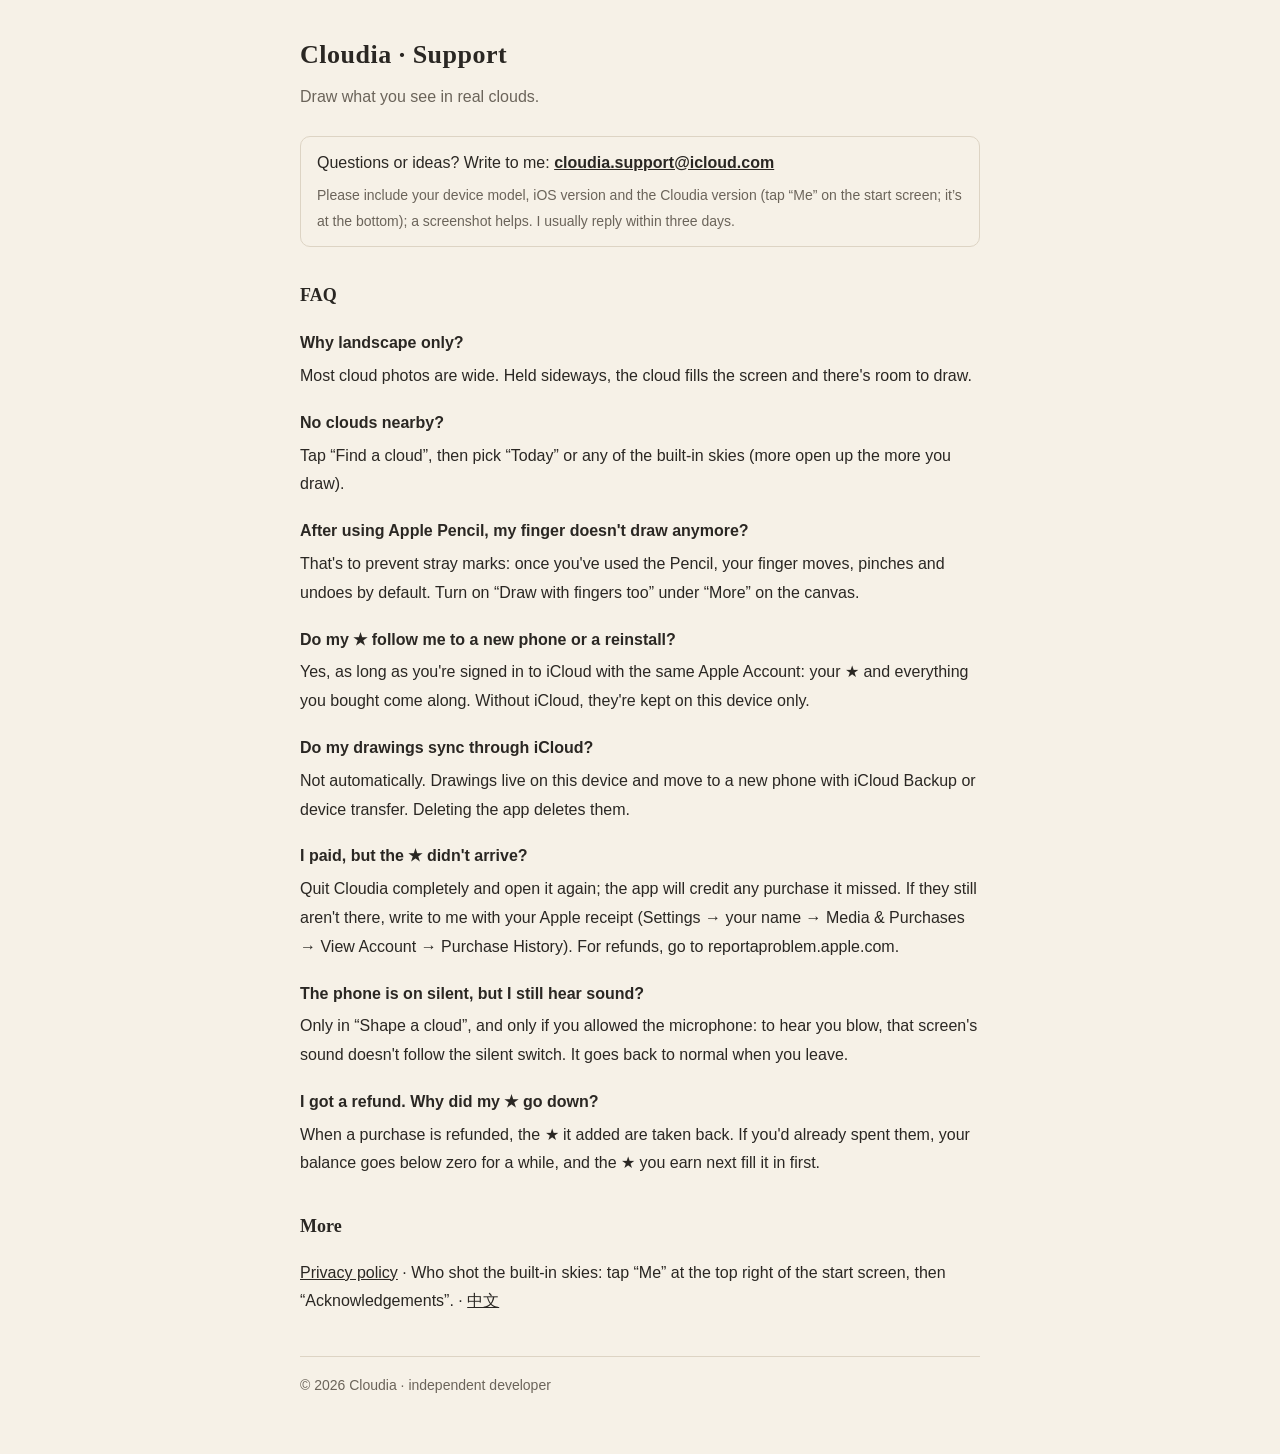
<file: en.html>
<!doctype html>
<html lang="en"><head><meta charset="utf-8"><title>Cloudia · Support</title>
<link rel="canonical" href="https://getcloudia.com/support/">
<meta http-equiv="refresh" content="0; url=support/">
<script>location.replace('support/' + location.hash);</script>
</head><body><p><a href="support/">Cloudia · Support</a></p></body></html>
</file>
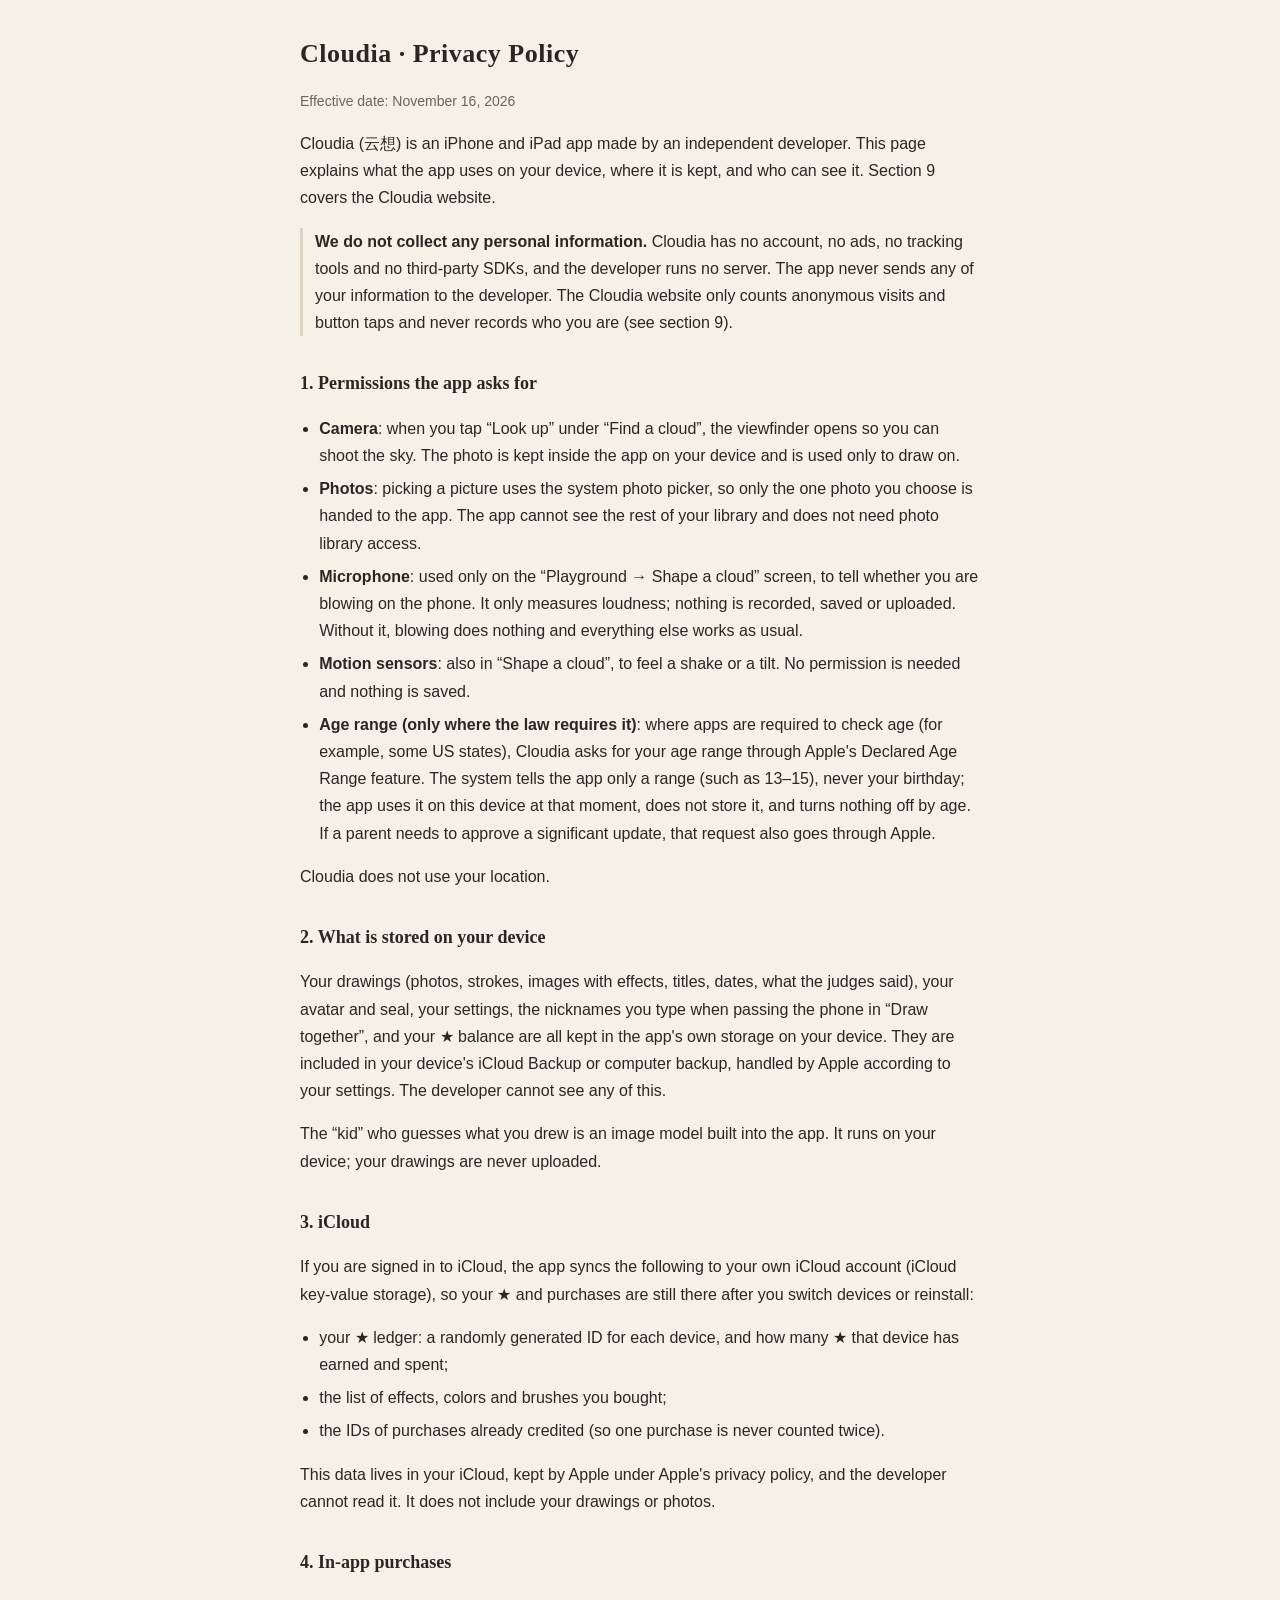
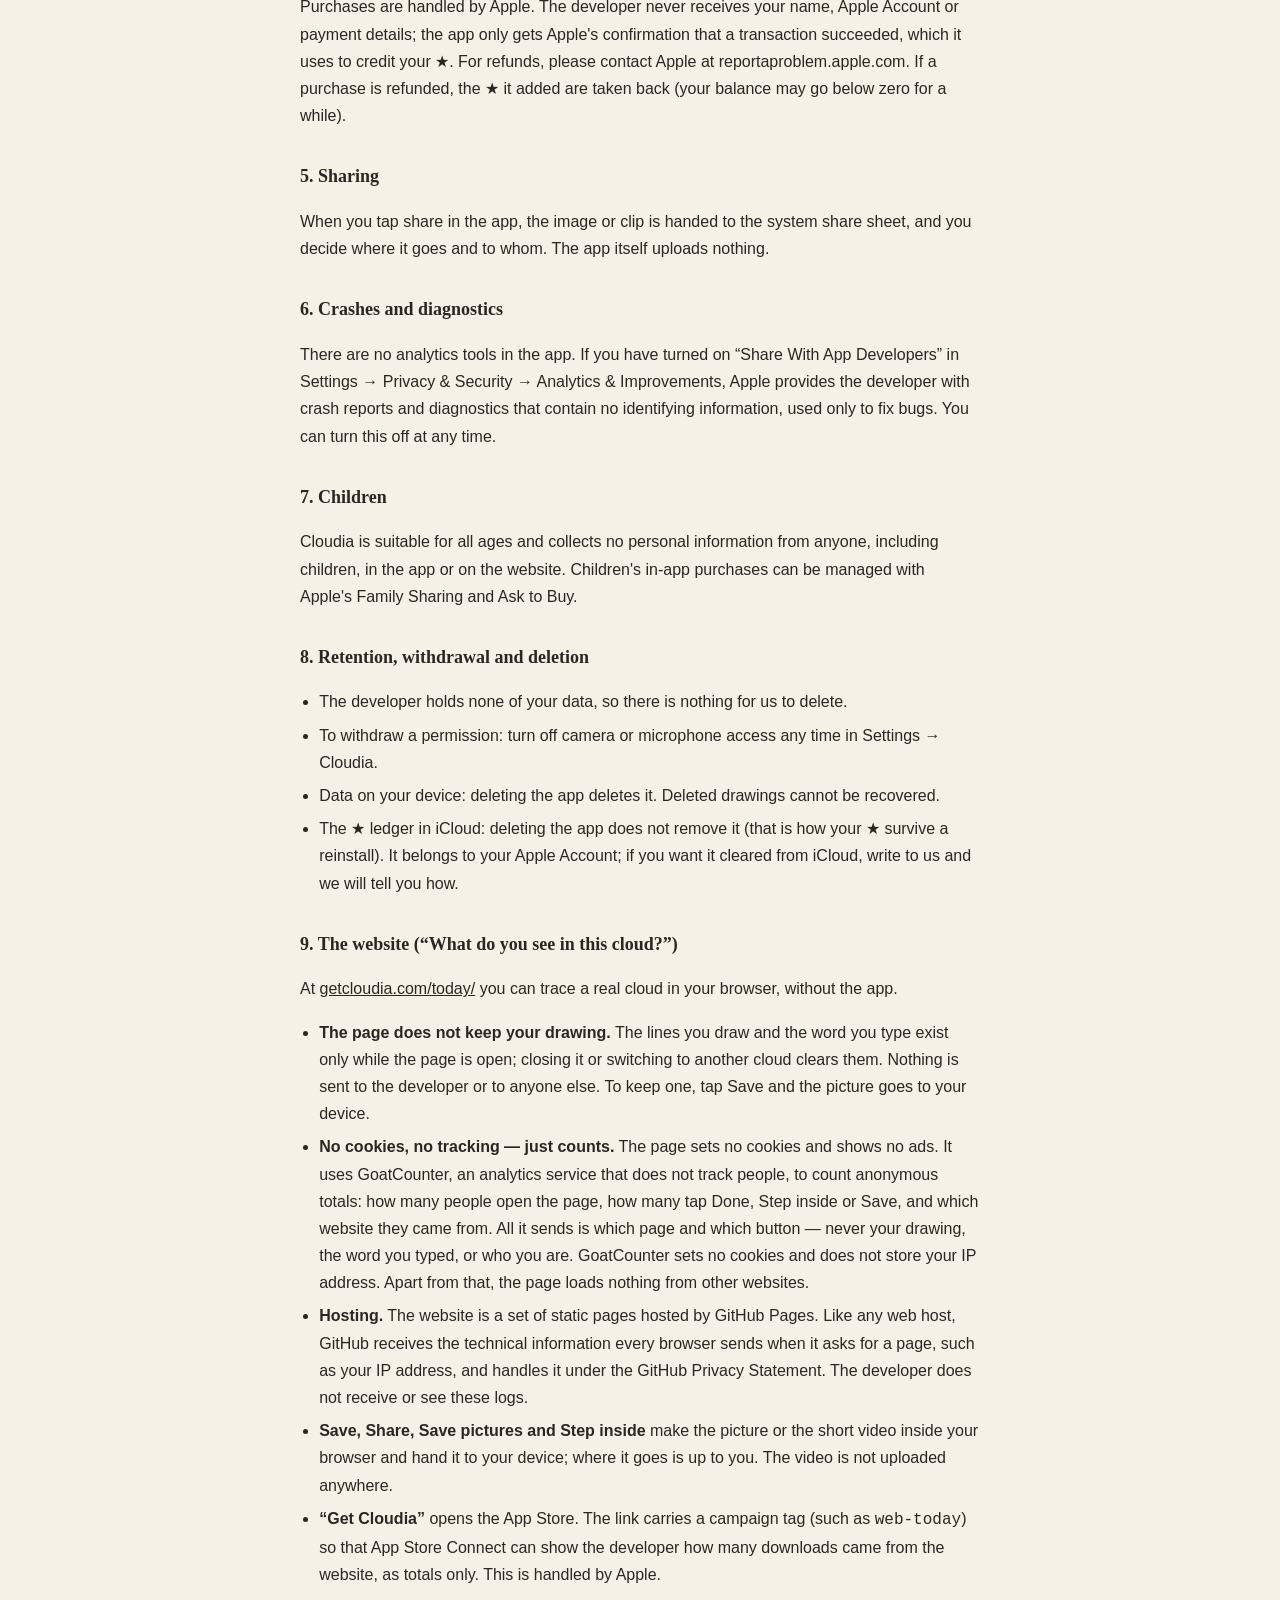
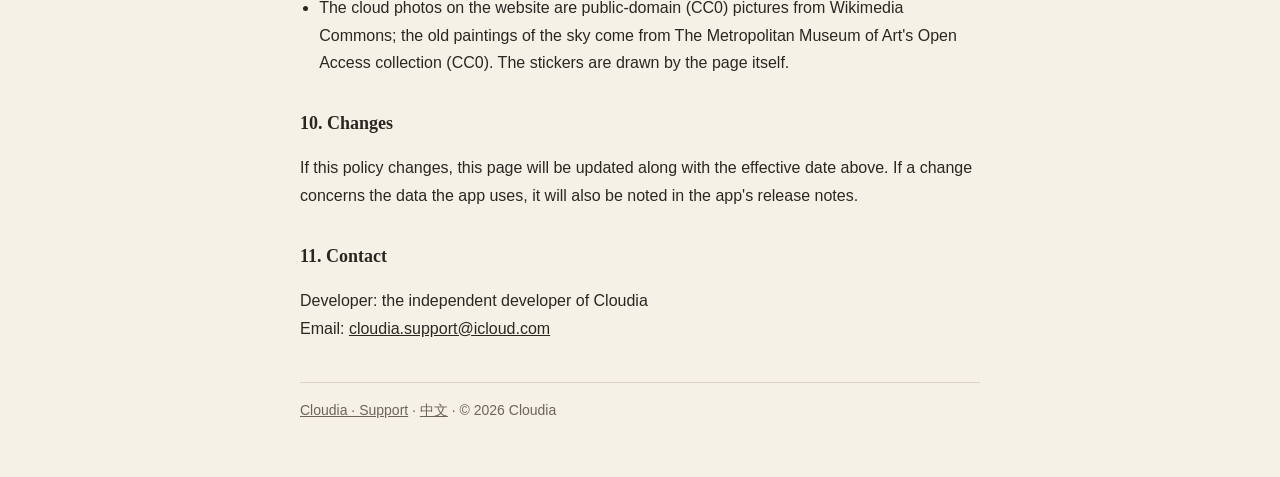
<file: privacy-en.html>
<!doctype html>
<html lang="en">
<head>
<meta charset="utf-8">
<meta name="viewport" content="width=device-width, initial-scale=1">
<title>Cloudia · Privacy Policy</title>
<style>
  :root { --paper: #f6f1e7; --ink: #2a2723; --soft: #6b645a; --line: #ddd4c4; }
  @media (prefers-color-scheme: dark) {
    :root { --paper: #1c1a17; --ink: #ece6da; --soft: #a59d90; --line: #3a362f; }
  }
  html { background: var(--paper); }
  body { margin: 0 auto; max-width: 680px; padding: 32px 16px 56px; background: var(--paper); color: var(--ink);
         font: 16px/1.7 -apple-system, "Helvetica Neue", Arial, sans-serif; }
  h1, h2 { font-family: "New York", Georgia, "Times New Roman", serif; font-weight: 700; }
  h1 { font-size: 26px; letter-spacing: 0.5px; margin: 0 0 4px; }
  h2 { font-size: 18px; margin: 32px 0 8px; }
  .date, .en { color: var(--soft); font-size: 14px; }
  .lead { border-left: 3px solid var(--line); padding-left: 12px; }
  ul { padding-left: 1.2em; }
  li { margin: 6px 0; }
  a { color: inherit; }
  footer { margin-top: 40px; padding-top: 16px; border-top: 1px solid var(--line); color: var(--soft); font-size: 14px; }
</style>
</head>
<body>
<h1>Cloudia · Privacy Policy</h1>
<p class="date">Effective date: November 16, 2026</p>

<p>Cloudia (云想) is an iPhone and iPad app made by an independent developer. This page explains what the app uses on your device, where it is kept, and who can see it. Section 9 covers the Cloudia website.</p>

<p class="lead"><strong>We do not collect any personal information.</strong> Cloudia has no account, no ads, no tracking tools and no third-party SDKs, and the developer runs no server. The app never sends any of your information to the developer. The Cloudia website only counts anonymous visits and button taps and never records who you are (see section 9).</p>

<h2>1. Permissions the app asks for</h2>
<ul>
  <li><strong>Camera</strong>: when you tap “Look up” under “Find a cloud”, the viewfinder opens so you can shoot the sky. The photo is kept inside the app on your device and is used only to draw on.</li>
  <li><strong>Photos</strong>: picking a picture uses the system photo picker, so only the one photo you choose is handed to the app. The app cannot see the rest of your library and does not need photo library access.</li>
  <li><strong>Microphone</strong>: used only on the “Playground → Shape a cloud” screen, to tell whether you are blowing on the phone. It only measures loudness; nothing is recorded, saved or uploaded. Without it, blowing does nothing and everything else works as usual.</li>
  <li><strong>Motion sensors</strong>: also in “Shape a cloud”, to feel a shake or a tilt. No permission is needed and nothing is saved.</li>
  <li><strong>Age range (only where the law requires it)</strong>: where apps are required to check age (for example, some US states), Cloudia asks for your age range through Apple's Declared Age Range feature. The system tells the app only a range (such as 13–15), never your birthday; the app uses it on this device at that moment, does not store it, and turns nothing off by age. If a parent needs to approve a significant update, that request also goes through Apple.</li>
</ul>
<p>Cloudia does not use your location.</p>

<h2>2. What is stored on your device</h2>
<p>Your drawings (photos, strokes, images with effects, titles, dates, what the judges said), your avatar and seal, your settings, the nicknames you type when passing the phone in “Draw together”, and your ★ balance are all kept in the app's own storage on your device. They are included in your device's iCloud Backup or computer backup, handled by Apple according to your settings. The developer cannot see any of this.</p>
<p>The “kid” who guesses what you drew is an image model built into the app. It runs on your device; your drawings are never uploaded.</p>

<h2>3. iCloud</h2>
<p>If you are signed in to iCloud, the app syncs the following to your own iCloud account (iCloud key-value storage), so your ★ and purchases are still there after you switch devices or reinstall:</p>
<ul>
  <li>your ★ ledger: a randomly generated ID for each device, and how many ★ that device has earned and spent;</li>
  <li>the list of effects, colors and brushes you bought;</li>
  <li>the IDs of purchases already credited (so one purchase is never counted twice).</li>
</ul>
<p>This data lives in your iCloud, kept by Apple under Apple's privacy policy, and the developer cannot read it. It does not include your drawings or photos.</p>

<h2>4. In-app purchases</h2>
<p>Purchases are handled by Apple. The developer never receives your name, Apple Account or payment details; the app only gets Apple's confirmation that a transaction succeeded, which it uses to credit your ★. For refunds, please contact Apple at reportaproblem.apple.com. If a purchase is refunded, the ★ it added are taken back (your balance may go below zero for a while).</p>

<h2>5. Sharing</h2>
<p>When you tap share in the app, the image or clip is handed to the system share sheet, and you decide where it goes and to whom. The app itself uploads nothing.</p>

<h2>6. Crashes and diagnostics</h2>
<p>There are no analytics tools in the app. If you have turned on “Share With App Developers” in Settings → Privacy &amp; Security → Analytics &amp; Improvements, Apple provides the developer with crash reports and diagnostics that contain no identifying information, used only to fix bugs. You can turn this off at any time.</p>

<h2>7. Children</h2>
<p>Cloudia is suitable for all ages and collects no personal information from anyone, including children, in the app or on the website. Children's in-app purchases can be managed with Apple's Family Sharing and Ask to Buy.</p>

<h2>8. Retention, withdrawal and deletion</h2>
<ul>
  <li>The developer holds none of your data, so there is nothing for us to delete.</li>
  <li>To withdraw a permission: turn off camera or microphone access any time in Settings → Cloudia.</li>
  <li>Data on your device: deleting the app deletes it. Deleted drawings cannot be recovered.</li>
  <li>The ★ ledger in iCloud: deleting the app does not remove it (that is how your ★ survive a reinstall). It belongs to your Apple Account; if you want it cleared from iCloud, write to us and we will tell you how.</li>
</ul>

<h2>9. The website (“What do you see in this cloud?”)</h2>
<p>At <a href="today/">getcloudia.com/today/</a> you can trace a real cloud in your browser, without the app.</p>
<ul>
  <li><strong>The page does not keep your drawing.</strong> The lines you draw and the word you type exist only while the page is open; closing it or switching to another cloud clears them. Nothing is sent to the developer or to anyone else. To keep one, tap Save and the picture goes to your device.</li>
  <li><strong>No cookies, no tracking — just counts.</strong> The page sets no cookies and shows no ads. It uses GoatCounter, an analytics service that does not track people, to count anonymous totals: how many people open the page, how many tap Done, Step inside or Save, and which website they came from. All it sends is which page and which button — never your drawing, the word you typed, or who you are. GoatCounter sets no cookies and does not store your IP address. Apart from that, the page loads nothing from other websites.</li>
  <li><strong>Hosting.</strong> The website is a set of static pages hosted by GitHub Pages. Like any web host, GitHub receives the technical information every browser sends when it asks for a page, such as your IP address, and handles it under the GitHub Privacy Statement. The developer does not receive or see these logs.</li>
  <li><strong>Save, Share, Save pictures and Step inside</strong> make the picture or the short video inside your browser and hand it to your device; where it goes is up to you. The video is not uploaded anywhere.</li>
  <li><strong>“Get Cloudia”</strong> opens the App Store. The link carries a campaign tag (such as <code>web-today</code>) so that App Store Connect can show the developer how many downloads came from the website, as totals only. This is handled by Apple.</li>
  <li>The cloud photos on the website are public-domain (CC0) pictures from Wikimedia Commons; the old paintings of the sky come from The Metropolitan Museum of Art's Open Access collection (CC0). The stickers are drawn by the page itself.</li>
</ul>

<h2>10. Changes</h2>
<p>If this policy changes, this page will be updated along with the effective date above. If a change concerns the data the app uses, it will also be noted in the app's release notes.</p>

<h2>11. Contact</h2>
<p>Developer: the independent developer of Cloudia<br>Email: <a href="mailto:cloudia.support@icloud.com">cloudia.support@icloud.com</a></p>

<footer><a href="support/">Cloudia · Support</a> · <a href="privacy.html">中文</a> · © 2026 Cloudia</footer>
</body>
</html>
</file>
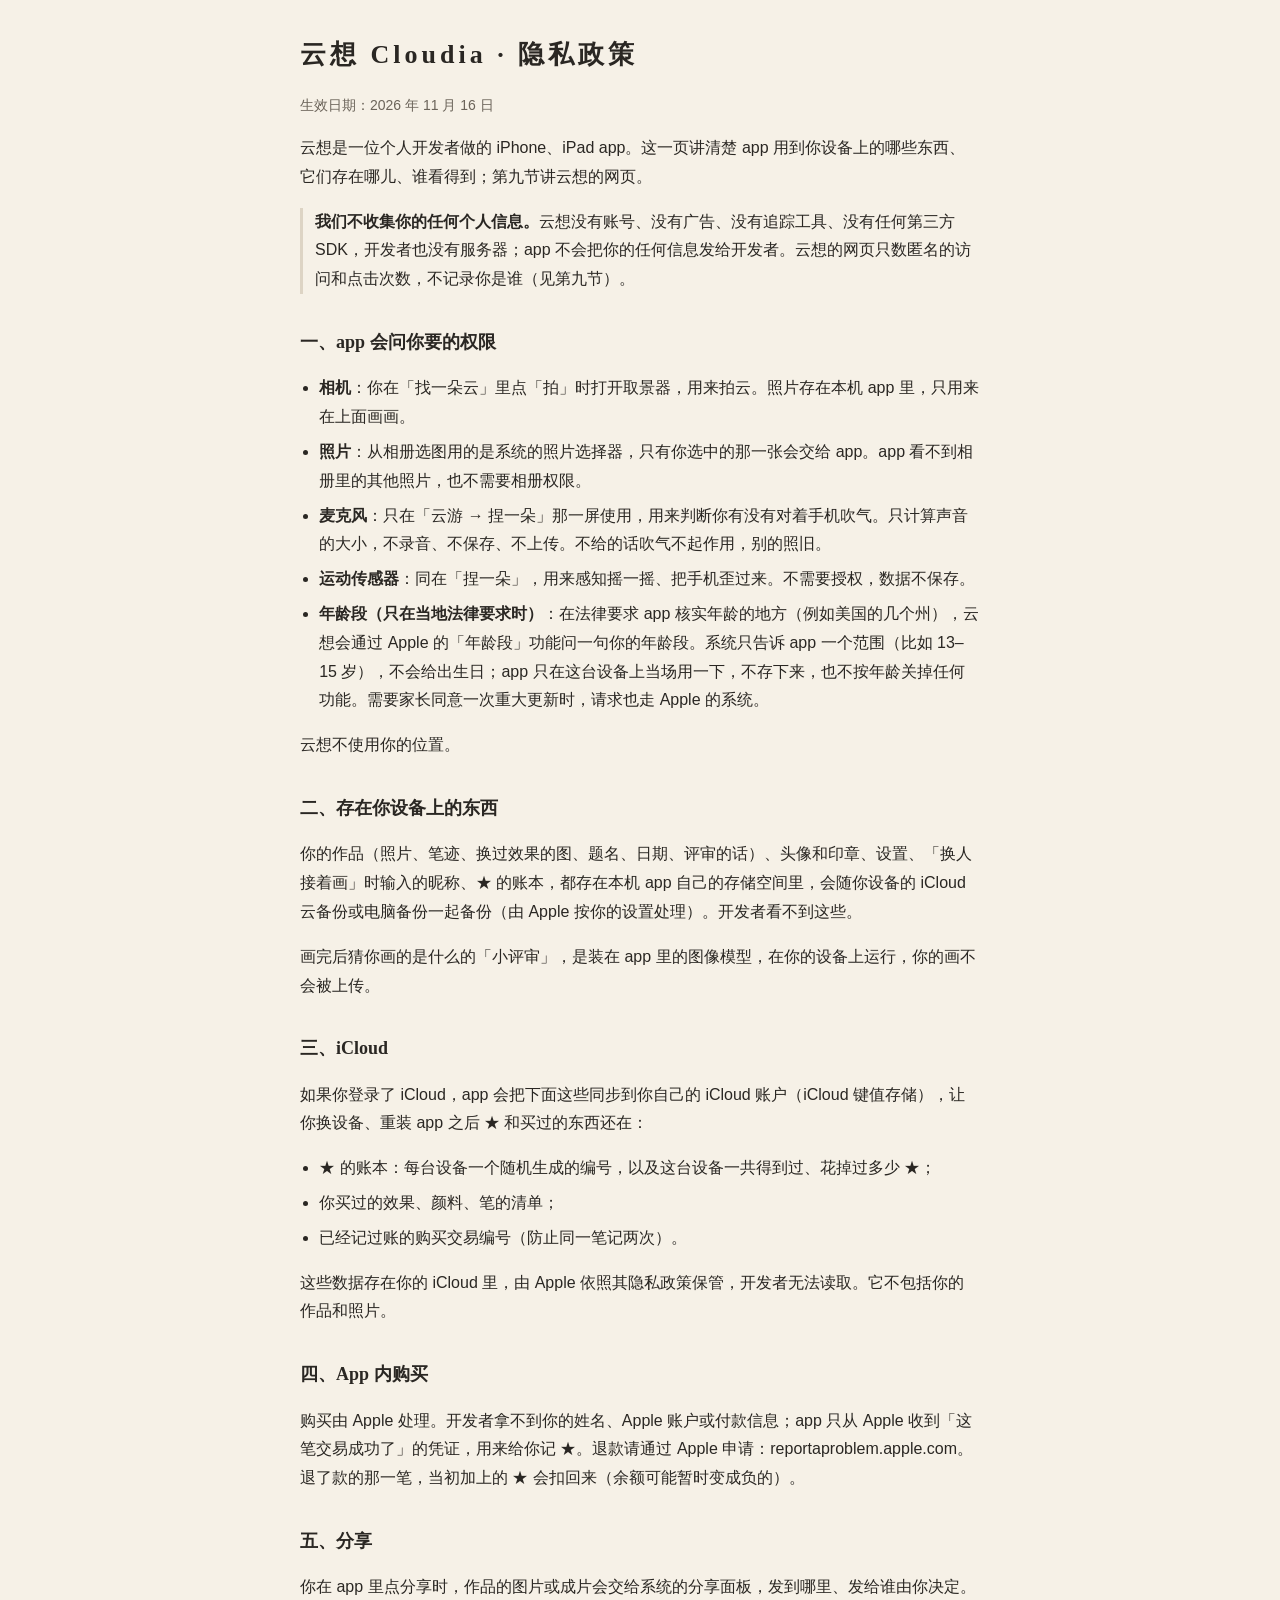
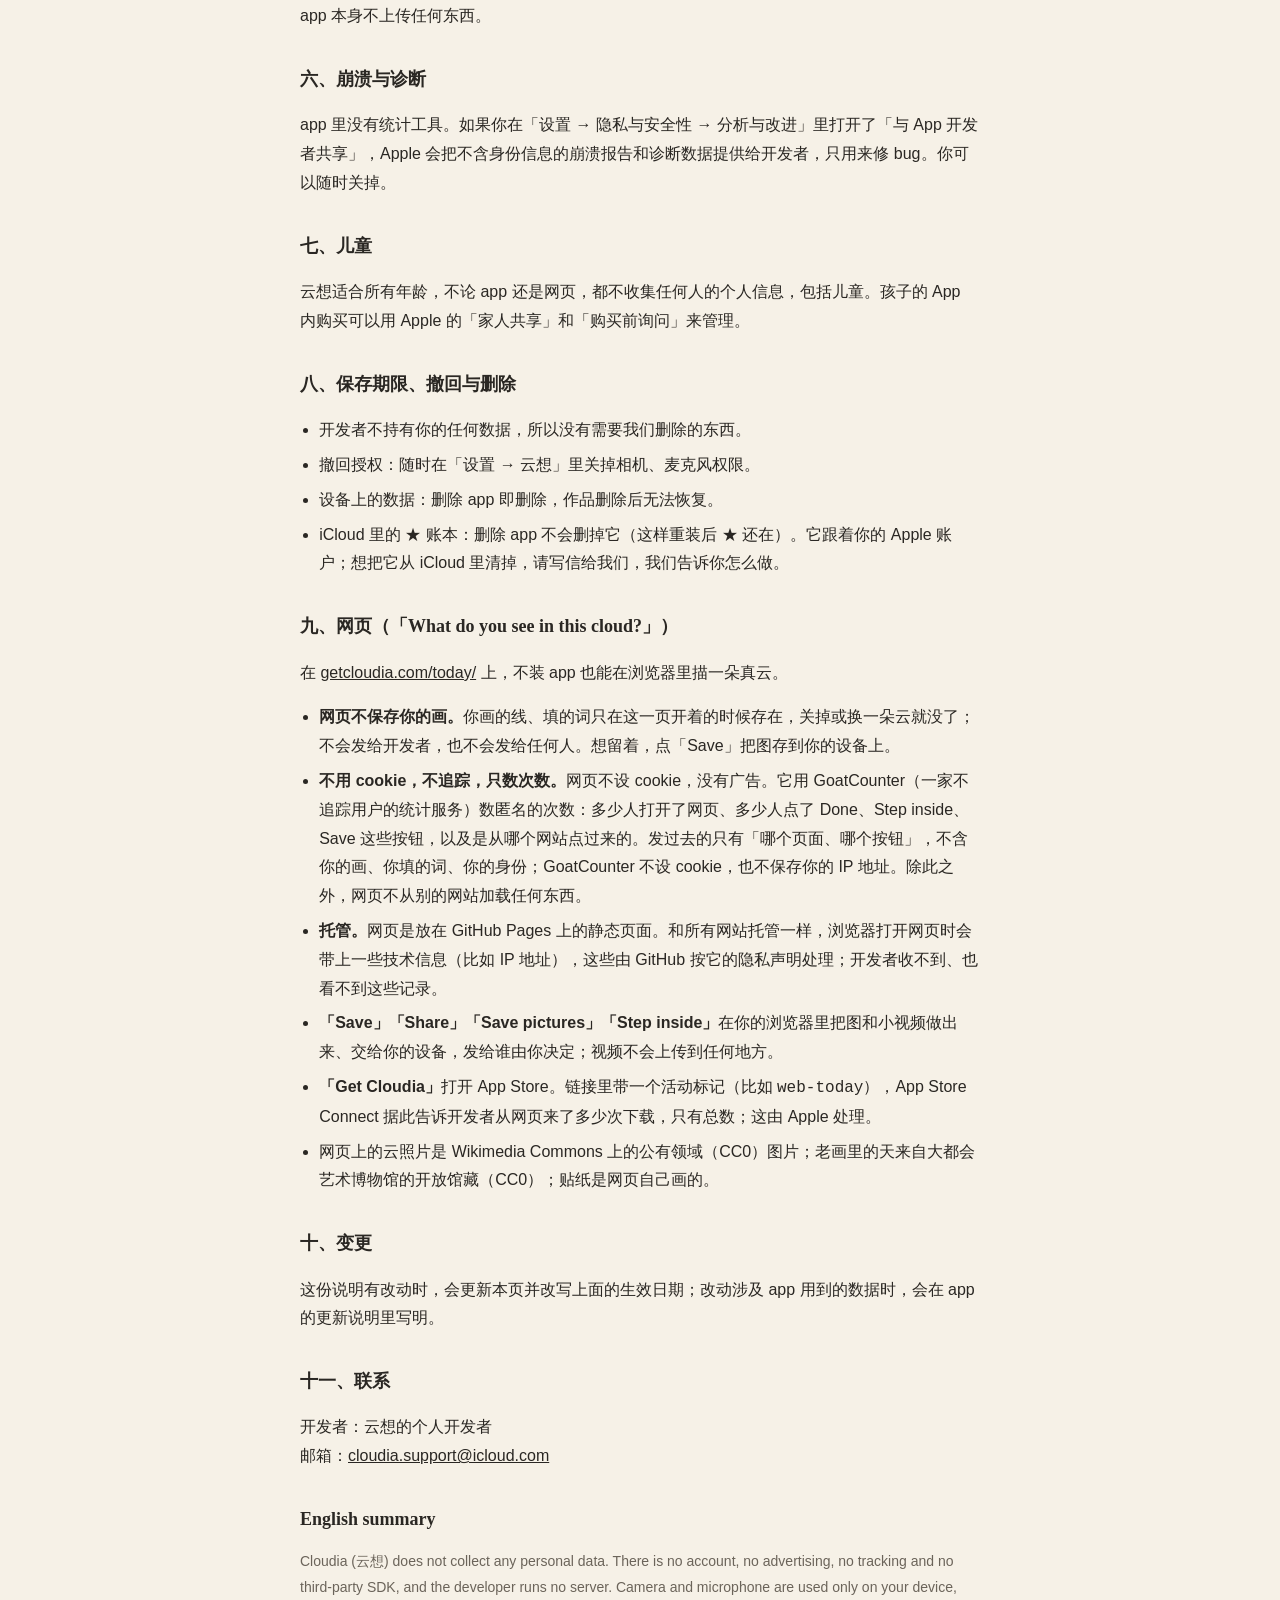
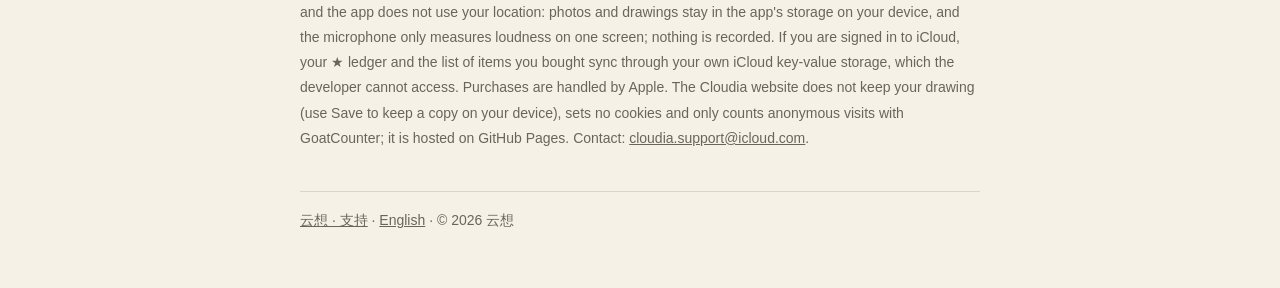
<file: privacy.html>
<!doctype html>
<html lang="zh-Hans">
<head>
<meta charset="utf-8">
<meta name="viewport" content="width=device-width, initial-scale=1">
<title>云想 Cloudia · 隐私政策</title>
<style>
  :root { --paper: #f6f1e7; --ink: #2a2723; --soft: #6b645a; --line: #ddd4c4; }
  @media (prefers-color-scheme: dark) {
    :root { --paper: #1c1a17; --ink: #ece6da; --soft: #a59d90; --line: #3a362f; }
  }
  html { background: var(--paper); }
  body { margin: 0 auto; max-width: 680px; padding: 32px 16px 56px; background: var(--paper); color: var(--ink);
         font: 16px/1.8 -apple-system, "PingFang SC", "Hiragino Sans GB", "Microsoft YaHei", sans-serif; }
  h1, h2 { font-family: "Songti SC", "STSong", "Noto Serif SC", serif; font-weight: 700; }
  h1 { font-size: 26px; letter-spacing: 4px; margin: 0 0 4px; }
  h2 { font-size: 18px; margin: 32px 0 8px; }
  .date, .en { color: var(--soft); font-size: 14px; }
  .lead { border-left: 3px solid var(--line); padding-left: 12px; }
  ul { padding-left: 1.2em; }
  li { margin: 6px 0; }
  a { color: inherit; }
  footer { margin-top: 40px; padding-top: 16px; border-top: 1px solid var(--line); color: var(--soft); font-size: 14px; }
</style>
</head>
<body>
<h1>云想 Cloudia · 隐私政策</h1>
<p class="date">生效日期：2026 年 11 月 16 日</p>

<p>云想是一位个人开发者做的 iPhone、iPad app。这一页讲清楚 app 用到你设备上的哪些东西、它们存在哪儿、谁看得到；第九节讲云想的网页。</p>

<p class="lead"><strong>我们不收集你的任何个人信息。</strong>云想没有账号、没有广告、没有追踪工具、没有任何第三方 SDK，开发者也没有服务器；app 不会把你的任何信息发给开发者。云想的网页只数匿名的访问和点击次数，不记录你是谁（见第九节）。</p>

<h2>一、app 会问你要的权限</h2>
<ul>
  <li><strong>相机</strong>：你在「找一朵云」里点「拍」时打开取景器，用来拍云。照片存在本机 app 里，只用来在上面画画。</li>
  <li><strong>照片</strong>：从相册选图用的是系统的照片选择器，只有你选中的那一张会交给 app。app 看不到相册里的其他照片，也不需要相册权限。</li>
  <li><strong>麦克风</strong>：只在「云游 → 捏一朵」那一屏使用，用来判断你有没有对着手机吹气。只计算声音的大小，不录音、不保存、不上传。不给的话吹气不起作用，别的照旧。</li>
  <li><strong>运动传感器</strong>：同在「捏一朵」，用来感知摇一摇、把手机歪过来。不需要授权，数据不保存。</li>
  <li><strong>年龄段（只在当地法律要求时）</strong>：在法律要求 app 核实年龄的地方（例如美国的几个州），云想会通过 Apple 的「年龄段」功能问一句你的年龄段。系统只告诉 app 一个范围（比如 13–15 岁），不会给出生日；app 只在这台设备上当场用一下，不存下来，也不按年龄关掉任何功能。需要家长同意一次重大更新时，请求也走 Apple 的系统。</li>
</ul>
<p>云想不使用你的位置。</p>

<h2>二、存在你设备上的东西</h2>
<p>你的作品（照片、笔迹、换过效果的图、题名、日期、评审的话）、头像和印章、设置、「换人接着画」时输入的昵称、★ 的账本，都存在本机 app 自己的存储空间里，会随你设备的 iCloud 云备份或电脑备份一起备份（由 Apple 按你的设置处理）。开发者看不到这些。</p>
<p>画完后猜你画的是什么的「小评审」，是装在 app 里的图像模型，在你的设备上运行，你的画不会被上传。</p>

<h2>三、iCloud</h2>
<p>如果你登录了 iCloud，app 会把下面这些同步到你自己的 iCloud 账户（iCloud 键值存储），让你换设备、重装 app 之后 ★ 和买过的东西还在：</p>
<ul>
  <li>★ 的账本：每台设备一个随机生成的编号，以及这台设备一共得到过、花掉过多少 ★；</li>
  <li>你买过的效果、颜料、笔的清单；</li>
  <li>已经记过账的购买交易编号（防止同一笔记两次）。</li>
</ul>
<p>这些数据存在你的 iCloud 里，由 Apple 依照其隐私政策保管，开发者无法读取。它不包括你的作品和照片。</p>

<h2>四、App 内购买</h2>
<p>购买由 Apple 处理。开发者拿不到你的姓名、Apple 账户或付款信息；app 只从 Apple 收到「这笔交易成功了」的凭证，用来给你记 ★。退款请通过 Apple 申请：reportaproblem.apple.com。退了款的那一笔，当初加上的 ★ 会扣回来（余额可能暂时变成负的）。</p>

<h2>五、分享</h2>
<p>你在 app 里点分享时，作品的图片或成片会交给系统的分享面板，发到哪里、发给谁由你决定。app 本身不上传任何东西。</p>

<h2>六、崩溃与诊断</h2>
<p>app 里没有统计工具。如果你在「设置 → 隐私与安全性 → 分析与改进」里打开了「与 App 开发者共享」，Apple 会把不含身份信息的崩溃报告和诊断数据提供给开发者，只用来修 bug。你可以随时关掉。</p>

<h2>七、儿童</h2>
<p>云想适合所有年龄，不论 app 还是网页，都不收集任何人的个人信息，包括儿童。孩子的 App 内购买可以用 Apple 的「家人共享」和「购买前询问」来管理。</p>

<h2>八、保存期限、撤回与删除</h2>
<ul>
  <li>开发者不持有你的任何数据，所以没有需要我们删除的东西。</li>
  <li>撤回授权：随时在「设置 → 云想」里关掉相机、麦克风权限。</li>
  <li>设备上的数据：删除 app 即删除，作品删除后无法恢复。</li>
  <li>iCloud 里的 ★ 账本：删除 app 不会删掉它（这样重装后 ★ 还在）。它跟着你的 Apple 账户；想把它从 iCloud 里清掉，请写信给我们，我们告诉你怎么做。</li>
</ul>

<h2>九、网页（「What do you see in this cloud?」）</h2>
<p>在 <a href="today/">getcloudia.com/today/</a> 上，不装 app 也能在浏览器里描一朵真云。</p>
<ul>
  <li><strong>网页不保存你的画。</strong>你画的线、填的词只在这一页开着的时候存在，关掉或换一朵云就没了；不会发给开发者，也不会发给任何人。想留着，点「Save」把图存到你的设备上。</li>
  <li><strong>不用 cookie，不追踪，只数次数。</strong>网页不设 cookie，没有广告。它用 GoatCounter（一家不追踪用户的统计服务）数匿名的次数：多少人打开了网页、多少人点了 Done、Step inside、Save 这些按钮，以及是从哪个网站点过来的。发过去的只有「哪个页面、哪个按钮」，不含你的画、你填的词、你的身份；GoatCounter 不设 cookie，也不保存你的 IP 地址。除此之外，网页不从别的网站加载任何东西。</li>
  <li><strong>托管。</strong>网页是放在 GitHub Pages 上的静态页面。和所有网站托管一样，浏览器打开网页时会带上一些技术信息（比如 IP 地址），这些由 GitHub 按它的隐私声明处理；开发者收不到、也看不到这些记录。</li>
  <li><strong>「Save」「Share」「Save pictures」「Step inside」</strong>在你的浏览器里把图和小视频做出来、交给你的设备，发给谁由你决定；视频不会上传到任何地方。</li>
  <li><strong>「Get Cloudia」</strong>打开 App Store。链接里带一个活动标记（比如 <code>web-today</code>），App Store Connect 据此告诉开发者从网页来了多少次下载，只有总数；这由 Apple 处理。</li>
  <li>网页上的云照片是 Wikimedia Commons 上的公有领域（CC0）图片；老画里的天来自大都会艺术博物馆的开放馆藏（CC0）；贴纸是网页自己画的。</li>
</ul>

<h2>十、变更</h2>
<p>这份说明有改动时，会更新本页并改写上面的生效日期；改动涉及 app 用到的数据时，会在 app 的更新说明里写明。</p>

<h2>十一、联系</h2>
<p>开发者：云想的个人开发者<br>邮箱：<a href="mailto:cloudia.support@icloud.com">cloudia.support@icloud.com</a></p>

<h2>English summary</h2>
<p class="en">Cloudia (云想) does not collect any personal data. There is no account, no advertising, no tracking and no third-party SDK, and the developer runs no server. Camera and microphone are used only on your device, and the app does not use your location: photos and drawings stay in the app's storage on your device, and the microphone only measures loudness on one screen; nothing is recorded. If you are signed in to iCloud, your ★ ledger and the list of items you bought sync through your own iCloud key-value storage, which the developer cannot access. Purchases are handled by Apple. The Cloudia website does not keep your drawing (use Save to keep a copy on your device), sets no cookies and only counts anonymous visits with GoatCounter; it is hosted on GitHub Pages. Contact: <a href="mailto:cloudia.support@icloud.com">cloudia.support@icloud.com</a>.</p>

<footer><a href="support/zh.html">云想 · 支持</a> · <a href="privacy-en.html">English</a> · © 2026 云想</footer>
</body>
</html>
</file>
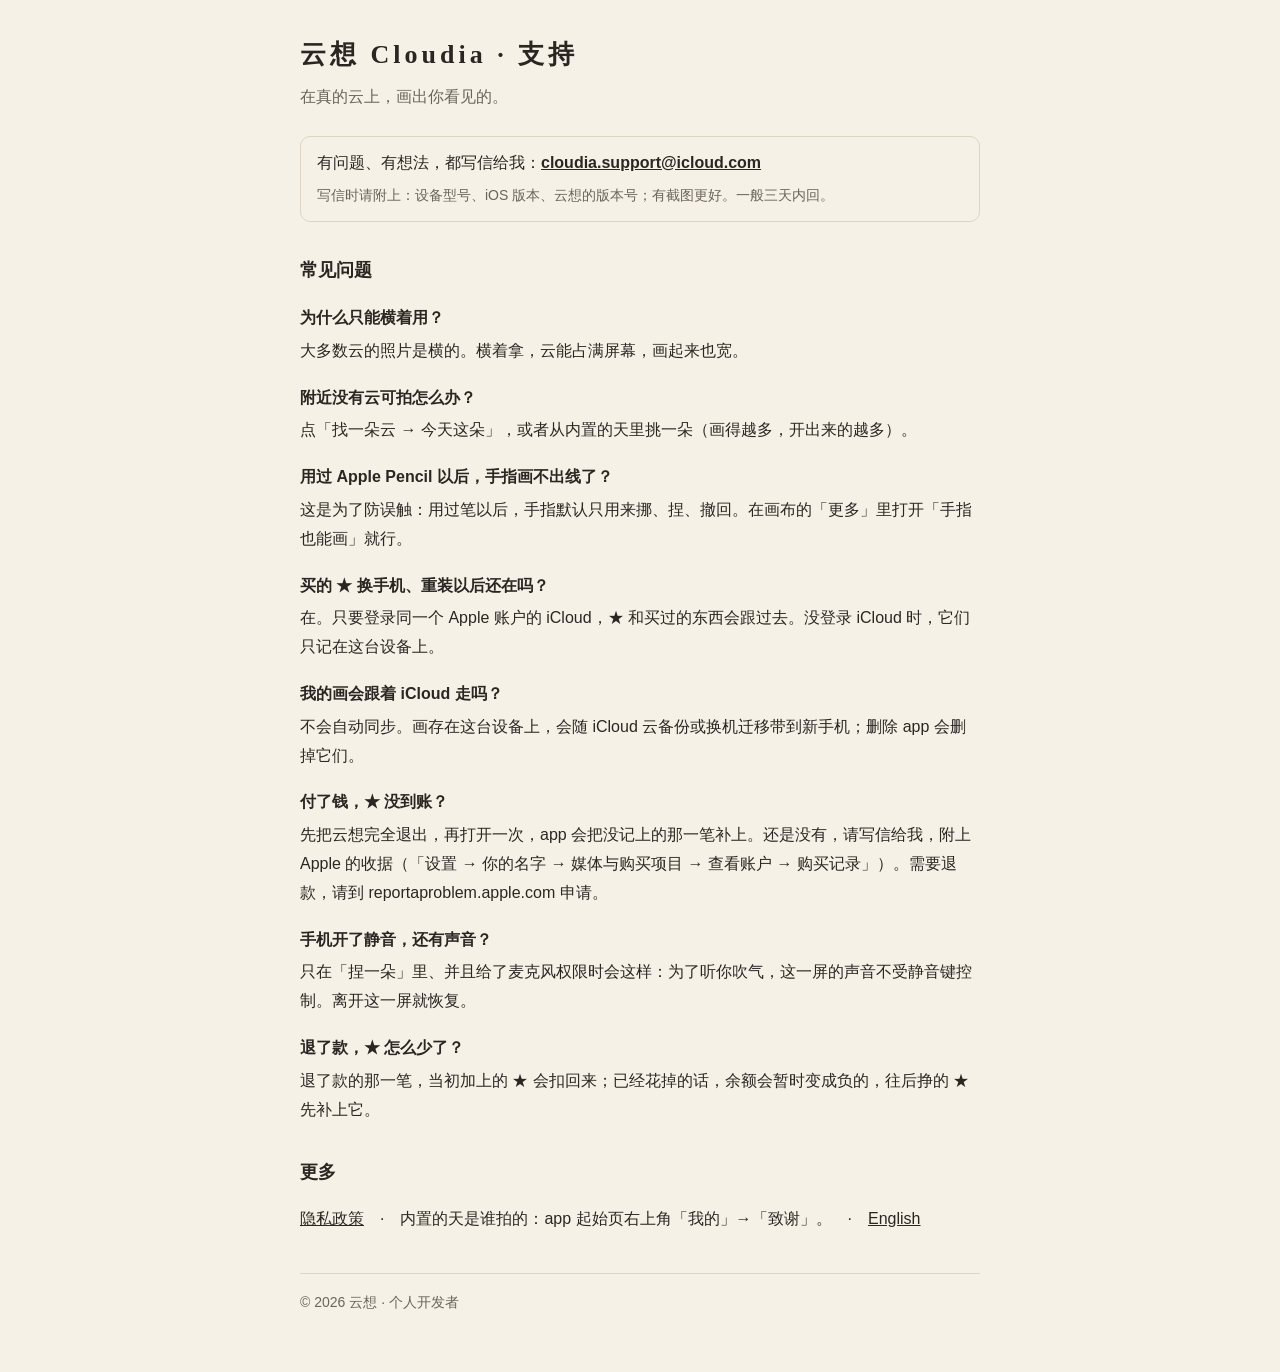
<file: support/zh.html>
<!doctype html>
<html lang="zh-Hans">
<head>
<meta charset="utf-8">
<meta name="viewport" content="width=device-width, initial-scale=1">
<title>云想 Cloudia · 支持</title>
<style>
  :root { --paper: #f6f1e7; --ink: #2a2723; --soft: #6b645a; --line: #ddd4c4; }
  @media (prefers-color-scheme: dark) {
    :root { --paper: #1c1a17; --ink: #ece6da; --soft: #a59d90; --line: #3a362f; }
  }
  html { background: var(--paper); }
  body { margin: 0 auto; max-width: 680px; padding: 32px 16px 56px; background: var(--paper); color: var(--ink);
         font: 16px/1.8 -apple-system, "PingFang SC", "Hiragino Sans GB", "Microsoft YaHei", sans-serif; }
  h1, h2 { font-family: "Songti SC", "STSong", "Noto Serif SC", serif; font-weight: 700; }
  h1 { font-size: 26px; letter-spacing: 4px; margin: 0 0 4px; }
  h2 { font-size: 18px; margin: 32px 0 8px; }
  .tag { color: var(--soft); margin: 0 0 24px; }
  .contact { border: 1px solid var(--line); border-radius: 10px; padding: 12px 16px; }
  dt { font-weight: 600; margin-top: 18px; }
  dd { margin: 4px 0 0; }
  a { color: inherit; }
  footer { margin-top: 40px; padding-top: 16px; border-top: 1px solid var(--line); color: var(--soft); font-size: 14px; }
</style>
</head>
<body>
<h1>云想 Cloudia · 支持</h1>
<p class="tag">在真的云上，画出你看见的。</p>

<div class="contact">
  <p style="margin:0">有问题、有想法，都写信给我：<strong><a href="mailto:cloudia.support@icloud.com">cloudia.support@icloud.com</a></strong></p>
  <p style="margin:6px 0 0;color:var(--soft);font-size:14px">写信时请附上：设备型号、iOS 版本、云想的版本号；有截图更好。一般三天内回。</p>
</div>

<h2>常见问题</h2>
<dl>
  <dt>为什么只能横着用？</dt>
  <dd>大多数云的照片是横的。横着拿，云能占满屏幕，画起来也宽。</dd>

  <dt>附近没有云可拍怎么办？</dt>
  <dd>点「找一朵云 → 今天这朵」，或者从内置的天里挑一朵（画得越多，开出来的越多）。</dd>

  <dt>用过 Apple Pencil 以后，手指画不出线了？</dt>
  <dd>这是为了防误触：用过笔以后，手指默认只用来挪、捏、撤回。在画布的「更多」里打开「手指也能画」就行。</dd>

  <dt>买的 ★ 换手机、重装以后还在吗？</dt>
  <dd>在。只要登录同一个 Apple 账户的 iCloud，★ 和买过的东西会跟过去。没登录 iCloud 时，它们只记在这台设备上。</dd>

  <dt>我的画会跟着 iCloud 走吗？</dt>
  <dd>不会自动同步。画存在这台设备上，会随 iCloud 云备份或换机迁移带到新手机；删除 app 会删掉它们。</dd>

  <dt>付了钱，★ 没到账？</dt>
  <dd>先把云想完全退出，再打开一次，app 会把没记上的那一笔补上。还是没有，请写信给我，附上 Apple 的收据（「设置 → 你的名字 → 媒体与购买项目 → 查看账户 → 购买记录」）。需要退款，请到 reportaproblem.apple.com 申请。</dd>

  <dt>手机开了静音，还有声音？</dt>
  <dd>只在「捏一朵」里、并且给了麦克风权限时会这样：为了听你吹气，这一屏的声音不受静音键控制。离开这一屏就恢复。</dd>

  <dt>退了款，★ 怎么少了？</dt>
  <dd>退了款的那一笔，当初加上的 ★ 会扣回来；已经花掉的话，余额会暂时变成负的，往后挣的 ★ 先补上它。</dd>
</dl>

<h2>更多</h2>
<p><a href="../privacy.html">隐私政策</a>　·　内置的天是谁拍的：app 起始页右上角「我的」→「致谢」。　·　<a href="./">English</a></p>

<footer>© 2026 云想 · 个人开发者</footer>
</body>
</html>
</file>
<file: today-v2/css/today.css>
@font-face { font-family: "Fraunces"; src: url("../fraunces.woff") format("woff"); font-display: swap; }
:root {
  --paper: #F7F4EC; --paper-dim: #EAE6DB; --ink: #28343E; --ink-soft: #5D6771; --hair: #D6D0C2;
  --amber: #E6A13A; --amber-deep: #945D16; --card: #FFFDF8; --sel: #3B6FE0;
  color-scheme: light;
}
@media (prefers-color-scheme: dark) {
  :root { --paper: #12171D; --paper-dim: #1C232B; --ink: #E9ECEF; --ink-soft: #A3ACB6; --hair: #2E3741;
          --amber: #E6A13A; --amber-deep: #F2C27E; --card: #18202A; --sel: #7FA6FF; color-scheme: dark; }
}
* { box-sizing: border-box; }
html { -webkit-text-size-adjust: 100%; }
body { margin: 0; background: var(--paper); color: var(--ink);
  font: 16px/1.5 -apple-system, BlinkMacSystemFont, "Segoe UI", system-ui, sans-serif; -webkit-tap-highlight-color: transparent; }
main { max-width: 760px; margin: 0 auto;
  padding: calc(14px + env(safe-area-inset-top, 0px)) max(16px, env(safe-area-inset-right, 0px)) calc(28px + env(safe-area-inset-bottom, 0px)) max(16px, env(safe-area-inset-left, 0px)); }
[hidden] { display: none !important; }
.top { display: flex; justify-content: space-between; align-items: baseline; font-size: 14px; color: var(--ink-soft); }
.brand { font-family: Fraunces, Georgia, serif; font-size: 19px; color: var(--ink); }
h1, h2 { font-family: Fraunces, Georgia, serif; font-weight: 600; text-wrap: balance; margin: 0; }
h1 { font-size: clamp(28px, 7.4vw, 44px); line-height: 1.12; margin: 18px 0 4px; }
h2 { font-size: clamp(22px, 5.6vw, 30px); line-height: 1.2; }
.h3 { font-size: 21px; }
.sub { color: var(--ink-soft); margin: 0 0 14px; }
.small { font-size: 13.5px; color: var(--ink-soft); margin: 4px 0; }
.caption { font-size: 13.5px; color: var(--ink-soft); margin: 8px 2px 0; font-style: italic; }
.grow { flex: 1; }

/* 画框：照片 + 几层画布 */
figure.board { margin: 0 auto; position: relative; border-radius: 14px; overflow: hidden; background: var(--paper-dim);
  box-shadow: 0 10px 30px rgba(20,30,50,.18); max-width: 100%; touch-action: pan-y; }
figure.board img { display: block; width: 100%; height: auto;
  -webkit-user-select: none; user-select: none; -webkit-touch-callout: none; pointer-events: none; }
.zoomer { position: relative; transform-origin: 0 0; }
.layer { position: absolute; inset: 0; width: 100%; height: 100%; pointer-events: none; }
.fig-btn { position: absolute; top: 8px; right: 8px; z-index: 5; padding: 6px 12px; font-size: 13.5px; font-weight: 600;
  background: rgba(20,28,40,.55); color: #fff; border: 0; -webkit-backdrop-filter: blur(6px); backdrop-filter: blur(6px); }
.fig-btn.left { right: auto; left: 8px; }
/* 手机上横的图贴满屏宽，不留两边白 */
@media (max-width: 600px) {
  figure.board.bleed { margin-left: calc(-1 * max(16px, env(safe-area-inset-left, 0px))); margin-right: calc(-1 * max(16px, env(safe-area-inset-right, 0px)));
    max-width: none !important; border-radius: 0; box-shadow: none; }
}
/* 全屏画：只剩画和工具；手机横过来时工具挪到右边，画占满高度 */
.focusbar { display: none; }
body.focus { overflow: hidden; }
#stage.focus { position: fixed; inset: 0; z-index: 8; background: var(--paper); display: grid; grid-template-rows: auto minmax(0, 1fr) auto; gap: 8px;
  padding: calc(6px + env(safe-area-inset-top, 0px)) max(8px, env(safe-area-inset-right, 0px)) calc(8px + env(safe-area-inset-bottom, 0px)) max(8px, env(safe-area-inset-left, 0px)); }
#stage.focus .focusbar { display: flex; align-items: center; gap: 8px; min-width: 0; }
#stage.focus .focusbar .small { margin: 0; overflow: hidden; text-overflow: ellipsis; white-space: nowrap; }
#stage.focus .canvasArea { min-height: 0; min-width: 0; display: grid; place-items: center; overflow: hidden; }
#stage.focus figure.board { margin: 0; border-radius: 8px; max-width: none !important; }
#stage.focus .caption, #stage.focus #bigBtn { display: none; }
#stage.focus .dock { margin-top: 0; width: 100%; max-width: 760px; justify-self: center; padding: 8px 10px; gap: 8px; }
@media (orientation: landscape) and (max-height: 560px) {
  #stage.focus { grid-template-columns: minmax(0, 1fr) 264px; grid-template-rows: auto minmax(0, 1fr); column-gap: 10px; }
  #stage.focus .canvasArea { grid-column: 1; grid-row: 1 / span 2; }
  #stage.focus .focusbar { grid-column: 2; grid-row: 1; }
  #stage.focus .focusbar .small { white-space: normal; font-size: 12px; line-height: 1.3; }
  #stage.focus .dock { grid-column: 2; grid-row: 2; overflow-y: auto; align-self: stretch; align-content: start; }
  #stage.focus .pens { grid-template-columns: repeat(4, minmax(0, 1fr)); gap: 4px; }
  #stage.focus .pen { padding: 4px 1px; font-size: 10.5px; border-radius: 10px; }
  #stage.focus .pen canvas { width: 32px; height: 15px; }
  #stage.focus .shared { gap: 5px; padding-top: 6px; }
  #stage.focus .dock { gap: 7px; padding: 8px; }
  #stage.focus .colors { justify-content: flex-start; }
  #stage.focus .colors { gap: 4px; }
  #stage.focus .sw { width: 24px; height: 24px; }
  #stage.focus .tray { grid-template-columns: repeat(5, minmax(0, 1fr)); }
  #stage.focus .end { flex-wrap: wrap; }
}
.layer.touch { pointer-events: auto; touch-action: none; cursor: crosshair; }
.layer.touch.locked { pointer-events: none; }
.layer.wet { opacity: 1; }
.hint { position: absolute; left: 50%; bottom: 12px; transform: translateX(-50%); background: rgba(20,28,40,.55); color: #fff;
  font-size: 14px; padding: 6px 12px; border-radius: 999px; pointer-events: none; transition: opacity .4s; white-space: nowrap; z-index: 3; }
.sel { position: absolute; border: 1.5px dashed var(--sel); border-radius: 6px; pointer-events: none; z-index: 4; transform-origin: center; }
.sel-x, .sel-h { position: absolute; width: 30px; height: 30px; border-radius: 50%; pointer-events: auto; touch-action: none; }
.sel-x { left: -16px; top: -16px; background: #fff; color: #1A1B24; border: 1.5px solid var(--sel); font: 600 18px/1 system-ui; padding: 0; display: grid; place-items: center; }
.sel-h { right: -15px; bottom: -15px; background: var(--sel); border: 3px solid #fff; box-shadow: 0 1px 4px rgba(0,0,0,.3); cursor: nwse-resize; }

/* 工具坞：不压在图上，紧跟在图下面 */
.dock { grid-template-columns: minmax(0, 1fr); margin-top: 12px; background: var(--card); border: 1px solid var(--hair); border-radius: 16px; padding: 10px 12px; display: grid; gap: 10px; }
.row { display: flex; align-items: center; gap: 8px; min-width: 0; }
button, .btn { appearance: none; font: inherit; font-size: 15px; border-radius: 999px; padding: 9px 16px; cursor: pointer;
  border: 1px solid var(--hair); background: transparent; color: var(--ink); text-decoration: none; display: inline-flex;
  align-items: center; justify-content: center; gap: 6px; touch-action: manipulation; }
button:disabled { opacity: .35; cursor: default; }
.primary { background: var(--ink); color: var(--paper); border-color: var(--ink); font-weight: 600; }
.icon { width: 40px; height: 40px; padding: 0; font-size: 20px; }
.link { border: 0; padding: 6px 2px; color: var(--ink-soft); text-decoration: underline; text-underline-offset: 3px; }
.seg { display: inline-flex; background: var(--paper-dim); border-radius: 999px; padding: 3px; gap: 2px; }
.seg button { border: 0; padding: 7px 14px; font-size: 14.5px; }
.seg button[aria-selected="true"] { background: var(--card); box-shadow: 0 1px 3px rgba(0,0,0,.12); font-weight: 600; }
.pens { display: grid; grid-template-columns: repeat(auto-fill, minmax(64px, 1fr)); gap: 6px; }
.pen { flex-direction: column; gap: 2px; padding: 6px 2px; border-radius: 12px; font-size: 12px; min-width: 0; line-height: 1.15; }
.pen canvas { width: 44px; height: 20px; }
.pen[aria-pressed="true"] { background: var(--paper-dim); border-color: var(--ink); }
.colors { display: flex; gap: 6px; flex-wrap: wrap; justify-content: space-between; width: 100%; max-width: 330px; }
.sw { width: 30px; height: 30px; padding: 0; border-radius: 50%; border: 2px solid var(--hair); }
.sw[aria-pressed="true"] { outline: 2.5px solid var(--ink); outline-offset: 2px; }
.sizes { display: flex; gap: 4px; }
.sz { width: 34px; height: 34px; padding: 0; }
.sz i { display: block; border-radius: 50%; background: var(--ink); }
.sz[aria-pressed="true"] { background: var(--paper-dim); border-color: var(--ink); }
.tray { display: grid; grid-template-columns: repeat(8, minmax(0, 1fr)); gap: 6px; }
@media (max-width: 480px) { .tray { grid-template-columns: repeat(6, minmax(0, 1fr)); } }
.tray button { padding: 4px; border-radius: 12px; aspect-ratio: 1; background: #F7F4EC; border-color: #D6D0C2; }  /* 贴纸是黑描边，深色模式下也垫浅底 */
.tray canvas { width: 100%; height: 100%; }
.tip { margin: 0; }
.pane { display: grid; gap: 8px; }
.tabs .seg { width: 100%; }
.tabs .seg button { padding: 7px 6px; flex: 1; }
@media (max-width: 420px) { .tabs .seg button { padding: 6px 8px; font-size: 13.5px; } }
.check { display: flex; gap: 8px; align-items: center; font-size: 14px; color: var(--ink-soft); }
.packs { margin: 0; }
.objtools { flex-wrap: wrap; gap: 6px; }
.objtools button { padding: 6px 12px; font-size: 13.5px; }
.shared { display: grid; gap: 8px; border-top: 1px solid var(--hair); padding-top: 10px; }
.colorrow { flex-wrap: wrap; gap: 6px; }
.colorrow .colors { width: auto; max-width: none; justify-content: flex-start; gap: 6px; }
.sw.custom { position: relative; overflow: hidden; display: inline-block; flex: none;
  background: conic-gradient(#E5484D, #F5C542, #3FA45B, #3BB8E0, #3B6FE0, #E66FA8, #E5484D); }
.sw.custom input { position: absolute; inset: -4px; opacity: 0; width: calc(100% + 8px); height: calc(100% + 8px); cursor: pointer; border: 0; padding: 0; }
.sw.custom[aria-pressed="true"] { outline: 2.5px solid var(--ink); outline-offset: 2px; }
.tool { width: 34px; height: 34px; }
.tool[aria-pressed="true"] { background: var(--ink); color: var(--paper); border-color: var(--ink); }
.slide { gap: 10px; }
.slide .lab { width: 58px; font-size: 13px; color: var(--ink-soft); flex: none; }
.slide input[type=range] { flex: 1; min-width: 0; accent-color: var(--ink); }
.slide .num { width: 40px; text-align: right; font-size: 12.5px; color: var(--ink-soft); font-variant-numeric: tabular-nums; flex: none; }
.slide .dot { display: block; border-radius: 50%; flex: none; margin: 0 5px; }
.seg.mini button { padding: 5px 11px; font-size: 14px; }
#toast { position: fixed; left: 50%; bottom: calc(22px + env(safe-area-inset-bottom, 0px)); transform: translateX(-50%); z-index: 30;
  background: rgba(20,28,40,.9); color: #fff; padding: 8px 14px; border-radius: 999px; font-size: 14px; max-width: calc(100vw - 32px); text-align: center; pointer-events: none; }
.end { padding-top: 2px; }

section { margin-top: 30px; }
.ask { display: flex; gap: 8px; margin: 10px 0 4px; }
.ask input { flex: 1; min-width: 0; font: inherit; font-size: 17px; padding: 10px 14px; border-radius: 12px; border: 1px solid var(--hair); background: var(--card); color: var(--ink); }
.links { display: flex; gap: 18px; flex-wrap: wrap; }
.you { font-family: Fraunces, Georgia, serif; font-size: clamp(22px, 5.4vw, 28px); margin: 0 0 6px; }
.chips { display: flex; gap: 8px; flex-wrap: wrap; margin: 10px 0 12px; }
.chip { padding: 7px 14px; font-size: 15px; }
.chip[aria-pressed="true"] { background: var(--ink); color: var(--paper); border-color: var(--ink); }
.share { background: var(--card); border: 1px solid var(--hair); border-radius: 16px; padding: 16px; margin-top: 18px; display: grid; gap: 10px; }
.pair { display: grid; grid-template-columns: 1fr 1fr; gap: 8px; }
.pair img { width: 100%; border-radius: 8px; box-shadow: 0 2px 10px rgba(0,0,0,.12); }
.bar { display: flex; gap: 10px; flex-wrap: wrap; }
.lit { margin-top: 18px; display: grid; gap: 6px; }
.lit img { width: 100%; border-radius: 12px; }

.rooms .seg { margin: 12px 0 4px; }
.grid { display: grid; grid-template-columns: repeat(3, minmax(0, 1fr)); gap: 8px; margin-top: 10px; }
@media (min-width: 600px) { .grid { grid-template-columns: repeat(4, minmax(0, 1fr)); } }
.grid a { display: block; border-radius: 10px; overflow: hidden; aspect-ratio: 4 / 3; background: var(--paper-dim); position: relative; }
.grid img { width: 100%; height: 100%; object-fit: cover; display: block; }
.grid a[aria-current="true"]::after { content: ""; position: absolute; inset: 0; border: 3px solid var(--amber); border-radius: 10px; }

.app { border-top: 1px solid var(--hair); padding-top: 26px; }
.app ul { list-style: none; padding: 0; margin: 14px 0 18px; display: grid; gap: 10px; }
.app li { padding-left: 26px; position: relative; }
.app li::before { content: ""; position: absolute; left: 4px; top: .62em; width: 9px; height: 9px; border-radius: 50%; background: var(--amber); }
.store { background: var(--amber); border-color: var(--amber); color: #2A1D08; font-weight: 600; font-size: 16px; padding: 13px 22px; }
footer { margin-top: 34px; font-size: 13px; color: var(--ink-soft); display: grid; gap: 6px; }
footer a { color: inherit; }
#sheet { position: fixed; inset: 0; z-index: 9; background: rgba(8,12,18,.92); display: flex; flex-direction: column; gap: 12px; align-items: center; justify-content: center;
  padding: max(16px, env(safe-area-inset-top, 0px)) 16px max(16px, env(safe-area-inset-bottom, 0px)); }
.sheetPics { display: flex; gap: 10px; max-width: 100%; overflow-x: auto; }
.sheetPics img { max-height: 64vh; max-width: 78vw; border-radius: 10px; -webkit-touch-callout: default; }
#sheet p { color: #CFD6DE; margin: 0; text-align: center; }
#sheet button { color: #fff; border-color: #56606B; }
.fade { animation: fade .5s ease both; }
@keyframes fade { from { opacity: 0; transform: translateY(6px); } to { opacity: 1; transform: none; } }

/* ---------- 电脑上的工作台：左边大画布按窗口高度铺满，右边工具栏贴着不动 ---------- */
@media (min-width: 980px) {
  main { max-width: 1440px; padding-left: 24px; padding-right: 24px; }
  main > :not(#stage) { max-width: 880px; }
  #stage:not(.focus) { display: grid; grid-template-columns: minmax(0, 1fr) 340px; gap: 22px; align-items: start; margin-top: 6px; }
  #stage:not(.focus) .canvasArea { min-width: 0; }
  #stage:not(.focus) .dock { margin-top: 0; position: sticky; top: 12px; max-height: calc(100vh - 24px); overflow-y: auto; }
  #stage.focus { grid-template-columns: minmax(0, 1fr) 340px; grid-template-rows: auto minmax(0, 1fr); column-gap: 18px; padding: 14px 18px; }
  #stage.focus .canvasArea { grid-column: 1; grid-row: 1 / span 2; }
  #stage.focus .focusbar { grid-column: 2; grid-row: 1; }
  #stage.focus .dock { grid-column: 2; grid-row: 2; overflow-y: auto; align-self: stretch; align-content: start; max-width: none; }
  .tray { grid-template-columns: repeat(6, minmax(0, 1fr)); }
  .pens { grid-template-columns: repeat(4, minmax(0, 1fr)); }
}

/* ---------- 只在 app 里：工具栏底下四格真截图，点开看大图 ---------- */
.apponly { display: grid; gap: 8px; border-top: 1px solid var(--hair); padding-top: 10px; }
.lab2 { margin: 0; font-size: 12.5px; font-weight: 600; letter-spacing: .04em; text-transform: uppercase; color: var(--amber-deep); }
.appgrid { display: grid; grid-template-columns: repeat(2, minmax(0, 1fr)); gap: 8px; }
.appgrid button { padding: 0; border-radius: 12px; overflow: hidden; flex-direction: column; align-items: stretch; gap: 0; background: var(--card); }
.appgrid img { width: 100%; aspect-ratio: 16 / 8; object-fit: cover; display: block; }
.appgrid span { padding: 6px 9px 7px; font-size: 12.5px; font-weight: 600; text-align: left; }
#appSheet { position: fixed; inset: 0; z-index: 25; background: rgba(8,12,18,.6); display: grid; place-items: center; overflow-y: auto;
  padding: max(16px, env(safe-area-inset-top, 0px)) max(16px, env(safe-area-inset-right, 0px)) max(16px, env(safe-area-inset-bottom, 0px)) max(16px, env(safe-area-inset-left, 0px)); }
.appcard { background: var(--paper); color: var(--ink); border-radius: 18px; max-width: 620px; width: 100%; padding: 14px 16px 16px; display: grid; gap: 8px; box-shadow: 0 20px 60px rgba(0,0,0,.35); }
.appcard img { width: 100%; border-radius: 12px; display: block; }
.appcard h2 { margin-top: 4px; }
.appcard p { margin: 0; }

/* ---------- 白纸：纸和画幅的切换条 ---------- */
.paperbar { display: flex; flex-wrap: wrap; align-items: center; justify-content: space-between; gap: 8px; margin-bottom: 10px; }
.paperbar .chips { margin: 0; }
.paperbar .chip { padding: 6px 12px; font-size: 14px; display: inline-flex; gap: 6px; }
.paperbar .chip i { width: 14px; height: 14px; border-radius: 4px; border: 1px solid var(--hair); display: inline-block; }
.seg.mini button:disabled { opacity: .35; }
.grid.pick a { cursor: pointer; }
#stage.focus .paperbar { display: none; }
.grid a.paperthumb { border: 1px solid var(--hair); }
.grid a.paperthumb::before { content: attr(data-name); position: absolute; left: 8px; bottom: 6px; font-size: 12.5px; font-weight: 600; color: #5D6771; }
.grid a.paperthumb[data-name="Night"]::before { color: #C9D3E6; }

.appnote { margin: 0; font-size: 13.5px; color: var(--ink-soft); border-top: 1px solid var(--hair); padding-top: 10px; }
.appnote a { color: var(--amber-deep); font-weight: 600; }
/* 大图到之前：缩略图模糊垫着，画框先按比例撑开，不跳 */
figure.board { background-size: cover; background-position: center; }
figure.board img { transition: opacity .35s ease; }
figure.board.loading img { opacity: 0; }

/* ---------- 走进云里（11-18） ---------- */
.step { margin: 6px 0 26px; display: grid; justify-items: start; gap: 6px; }
.step-btn { font-size: 17px; padding: 13px 22px; border-radius: 999px; }
.inside { position: fixed; inset: 0; z-index: 60; background: rgba(14, 18, 24, .94); display: grid; place-items: center; touch-action: none; }
.inside canvas { display: block; height: min(100dvh, 100vw * 16 / 9); width: auto; max-width: 100vw; aspect-ratio: 9 / 16; }
@media (min-width: 600px) { .inside canvas { height: calc(100dvh - 40px); border-radius: 16px; box-shadow: 0 20px 60px rgba(0, 0, 0, .45); } }
.inside-x { position: absolute; top: max(12px, env(safe-area-inset-top)); right: max(12px, env(safe-area-inset-right)); width: 44px; height: 44px; padding: 0; border-radius: 50%;
  border: 0; background: rgba(20, 24, 30, .55); color: #fff; font-size: 26px; line-height: 44px; }
.inside-bar { position: absolute; left: 50%; transform: translateX(-50%); bottom: max(18px, calc(env(safe-area-inset-bottom) + 10px)); display: flex; gap: 10px; align-items: center;
  flex-wrap: nowrap; justify-content: center; width: max-content; max-width: calc(100vw - 24px); padding: 8px; border-radius: 999px; background: rgba(250, 249, 245, .92); box-shadow: 0 8px 28px rgba(0, 0, 0, .25); }
.inside-bar button { border-radius: 999px; white-space: nowrap; }
@media (max-width: 420px) { .inside-bar button { padding: 10px 14px; font-size: 15px; } .inside-app { padding: 0 6px; font-size: 15px; } }
.inside-bar .primary { background: #1A1B24; color: #F7F4EC; border-color: #1A1B24; }
.inside-bar button:not(.primary) { background: #fff; color: #1A1B24; border-color: #D9D4C7; }
.inside-app { color: #945D16; font-weight: 600; padding: 0 10px; white-space: nowrap; }
.inside-hint { position: absolute; top: max(18px, env(safe-area-inset-top)); left: 50%; transform: translateX(-50%); margin: 0; padding: 7px 14px; border-radius: 999px;
  background: rgba(20, 24, 30, .55); color: #fff; font-size: 14px; white-space: nowrap; pointer-events: none; }
.inside canvas { touch-action: none; cursor: grab; }
/* 天空之镜：铺满整个窗口，跟着窗口变（电脑上用） */
.inside.full canvas { width: 100vw; height: 100dvh; max-width: none; aspect-ratio: auto; border-radius: 0; box-shadow: none; }

/* ---------- 首屏：云世界（11-20） ---------- */
.hero { position: relative; margin: 0; height: min(86svh, 860px); min-height: 440px; overflow: hidden;
  background: linear-gradient(180deg, #9db7d8 0%, #cdd7e2 40%, #ead7bb 49.5%, #b4c2d2 50.5%, #8ea6c2 100%); }
.hero canvas { position: absolute; inset: 0; width: 100%; height: 100%; display: block; opacity: 0; transition: opacity 1s ease; touch-action: pan-y; }
.hero canvas.on { opacity: 1; cursor: grab; }
.hero canvas.on:active { cursor: grabbing; }
/* 转动标识：主按钮上方，常驻；首屏亮起来以后淡入。中间的图标轻轻左右摆，拖过一次就停 */
.hero-turn { position: absolute; left: 50%; bottom: calc(max(5.5%, env(safe-area-inset-bottom, 0px)) + 64px); transform: translateX(-50%);
  display: flex; align-items: center; gap: 2px; padding: 4px; border-radius: 999px; white-space: nowrap; color: #1f2b35;
  background: rgba(255,255,255,.6); box-shadow: 0 4px 18px rgba(15,25,35,.14); -webkit-backdrop-filter: blur(8px); backdrop-filter: blur(8px);
  opacity: 0; transition: opacity .6s ease; pointer-events: none; }
.hero.live .hero-turn { opacity: 1; pointer-events: auto; }
.ht-btn { width: 34px; height: 34px; border: 0; border-radius: 999px; background: transparent; color: inherit; font-size: 24px; line-height: 1; cursor: pointer; padding: 0 0 3px; }
.ht-btn:hover { background: rgba(255,255,255,.75); }
.ht-btn:focus-visible { outline: 3px solid #ffd27a; outline-offset: 1px; }
.ht-mid { display: flex; align-items: center; gap: 6px; font-size: 13.5px; font-weight: 600; padding: 0 4px; }
.ht-ico { width: 26px; height: 26px; animation: htSway 2.4s ease-in-out infinite; }
.hero.touched .ht-ico { animation: none; }
@keyframes htSway { 0%, 100% { transform: rotate(-14deg); } 50% { transform: rotate(14deg); } }
@media (max-width: 420px) { .ht-mid { font-size: 12.5px; } }
@media (prefers-reduced-motion: reduce) { .ht-ico { animation: none; } }
/* 11-21 语言：首屏右上角 EN / 中文（hero 本身是固定的浅色天，所以这里不跟深浅色走） */
.lang { position: absolute; z-index: 2; top: max(14px, env(safe-area-inset-top, 0px)); right: max(14px, env(safe-area-inset-right, 0px));
  display: flex; gap: 2px; padding: 3px; border-radius: 999px; background: rgba(255,255,255,.6); box-shadow: 0 2px 10px rgba(15,25,35,.12);
  -webkit-backdrop-filter: blur(8px); backdrop-filter: blur(8px); }
.lang button { border: 0; background: transparent; color: #1f2b35; font: 600 13px/1 -apple-system, system-ui, "PingFang SC", sans-serif;
  padding: 7px 11px; border-radius: 999px; cursor: pointer; min-height: 30px; }
.lang button[aria-pressed="true"] { background: #1f2a33; color: #fff; }
.lang button:focus-visible { outline: 3px solid #ffd27a; outline-offset: 1px; }
:lang(zh) .hero-h, :lang(zh) h1, :lang(zh) h2 { letter-spacing: .02em; }
.hero-text { position: absolute; left: 0; right: 0; top: max(4.5%, env(safe-area-inset-top, 0px)); padding: 0 max(16px, env(safe-area-inset-left, 0px));
  text-align: center; color: #1f2b35; pointer-events: none; text-shadow: 0 0 22px rgba(255,255,255,.9), 0 0 6px rgba(255,255,255,.7); }
.hero-brand { font-family: Fraunces, Georgia, serif; font-weight: 600; color: #7A4A0F; font-size: 18px; letter-spacing: .02em; margin: 0 0 4px; }
.hero-h { font-size: clamp(28px, 4.4vw, 54px); line-height: 1.08; color: #1f2b35; }
.hero-sub { font-size: clamp(15px, 1.5vw, 19px); max-width: 32em; margin: 8px auto 0; color: #2c3a46; }
.hero-go { position: absolute; left: 50%; bottom: max(5.5%, env(safe-area-inset-bottom, 0px)); transform: translateX(-50%); white-space: nowrap;
  background: #1f2a33; color: #fff; padding: 14px 24px; border-radius: 999px; text-decoration: none; font-weight: 600; font-size: 16px;
  box-shadow: 0 8px 28px rgba(15, 25, 35, .22); }
.hero-go:hover { background: #2b3843; }
.hero-go:focus-visible { outline: 3px solid #ffd27a; outline-offset: 3px; }
#ask { scroll-margin-top: 12px; }
/* 导出键（11-20）：和 Done 一排，别被挤成两行 */
#exportBtn { white-space: nowrap; padding-left: 12px; padding-right: 12px; }
</file>
<file: today/css/today.css>
@font-face { font-family: "Fraunces"; src: url("../fraunces.woff") format("woff"); font-display: swap; }
:root {
  --paper: #F7F4EC; --paper-dim: #EAE6DB; --ink: #28343E; --ink-soft: #5D6771; --hair: #D6D0C2;
  --amber: #E6A13A; --amber-deep: #945D16; --card: #FFFDF8; --sel: #3B6FE0;
  color-scheme: light;
}
@media (prefers-color-scheme: dark) {
  :root { --paper: #12171D; --paper-dim: #1C232B; --ink: #E9ECEF; --ink-soft: #A3ACB6; --hair: #2E3741;
          --amber: #E6A13A; --amber-deep: #F2C27E; --card: #18202A; --sel: #7FA6FF; color-scheme: dark; }
}
* { box-sizing: border-box; }
html { -webkit-text-size-adjust: 100%; }
body { margin: 0; background: var(--paper); color: var(--ink);
  font: 16px/1.5 -apple-system, BlinkMacSystemFont, "Segoe UI", system-ui, sans-serif; -webkit-tap-highlight-color: transparent; }
main { max-width: 760px; margin: 0 auto;
  padding: calc(14px + env(safe-area-inset-top, 0px)) max(16px, env(safe-area-inset-right, 0px)) calc(28px + env(safe-area-inset-bottom, 0px)) max(16px, env(safe-area-inset-left, 0px)); }
[hidden] { display: none !important; }
.top { display: flex; justify-content: space-between; align-items: baseline; font-size: 14px; color: var(--ink-soft); }
.brand { font-family: Fraunces, Georgia, serif; font-size: 19px; color: var(--ink); }
h1, h2 { font-family: Fraunces, Georgia, serif; font-weight: 600; text-wrap: balance; margin: 0; }
h1 { font-size: clamp(28px, 7.4vw, 44px); line-height: 1.12; margin: 18px 0 4px; }
h2 { font-size: clamp(22px, 5.6vw, 30px); line-height: 1.2; }
.h3 { font-size: 21px; }
.sub { color: var(--ink-soft); margin: 0 0 14px; }
.small { font-size: 13.5px; color: var(--ink-soft); margin: 4px 0; }
.caption { font-size: 13.5px; color: var(--ink-soft); margin: 8px 2px 0; font-style: italic; }
.grow { flex: 1; }

/* 画框：照片 + 几层画布 */
figure.board { margin: 0 auto; position: relative; border-radius: 14px; overflow: hidden; background: var(--paper-dim);
  box-shadow: 0 10px 30px rgba(20,30,50,.18); max-width: 100%; touch-action: pan-y; }
figure.board img { display: block; width: 100%; height: auto;
  -webkit-user-select: none; user-select: none; -webkit-touch-callout: none; pointer-events: none; }
.zoomer { position: relative; transform-origin: 0 0; }
.layer { position: absolute; inset: 0; width: 100%; height: 100%; pointer-events: none; }
.fig-btn { position: absolute; top: 8px; right: 8px; z-index: 5; padding: 6px 12px; font-size: 13.5px; font-weight: 600;
  background: rgba(20,28,40,.55); color: #fff; border: 0; -webkit-backdrop-filter: blur(6px); backdrop-filter: blur(6px); }
.fig-btn.left { right: auto; left: 8px; }
/* 手机上横的图贴满屏宽，不留两边白 */
@media (max-width: 600px) {
  figure.board.bleed { margin-left: calc(-1 * max(16px, env(safe-area-inset-left, 0px))); margin-right: calc(-1 * max(16px, env(safe-area-inset-right, 0px)));
    max-width: none !important; border-radius: 0; box-shadow: none; }
}
/* 全屏画：只剩画和工具；手机横过来时工具挪到右边，画占满高度 */
.focusbar { display: none; }
body.focus { overflow: hidden; }
#stage.focus { position: fixed; inset: 0; z-index: 8; background: var(--paper); display: grid; grid-template-rows: auto minmax(0, 1fr) auto; gap: 8px;
  padding: calc(6px + env(safe-area-inset-top, 0px)) max(8px, env(safe-area-inset-right, 0px)) calc(8px + env(safe-area-inset-bottom, 0px)) max(8px, env(safe-area-inset-left, 0px)); }
#stage.focus .focusbar { display: flex; align-items: center; gap: 8px; min-width: 0; }
#stage.focus .focusbar .small { margin: 0; overflow: hidden; text-overflow: ellipsis; white-space: nowrap; }
#stage.focus .canvasArea { min-height: 0; min-width: 0; display: grid; place-items: center; overflow: hidden; }
#stage.focus figure.board { margin: 0; border-radius: 8px; max-width: none !important; }
#stage.focus .caption, #stage.focus #bigBtn { display: none; }
#stage.focus .dock { margin-top: 0; width: 100%; max-width: 760px; justify-self: center; padding: 8px 10px; gap: 8px; }
@media (orientation: landscape) and (max-height: 560px) {
  #stage.focus { grid-template-columns: minmax(0, 1fr) 264px; grid-template-rows: auto minmax(0, 1fr); column-gap: 10px; }
  #stage.focus .canvasArea { grid-column: 1; grid-row: 1 / span 2; }
  #stage.focus .focusbar { grid-column: 2; grid-row: 1; }
  #stage.focus .focusbar .small { white-space: normal; font-size: 12px; line-height: 1.3; }
  #stage.focus .dock { grid-column: 2; grid-row: 2; overflow-y: auto; align-self: stretch; align-content: start; }
  #stage.focus .pens { grid-template-columns: repeat(4, minmax(0, 1fr)); gap: 4px; }
  #stage.focus .pen { padding: 4px 1px; font-size: 10.5px; border-radius: 10px; }
  #stage.focus .pen canvas { width: 32px; height: 15px; }
  #stage.focus .shared { gap: 5px; padding-top: 6px; }
  #stage.focus .dock { gap: 7px; padding: 8px; }
  #stage.focus .colors { justify-content: flex-start; }
  #stage.focus .colors { gap: 4px; }
  #stage.focus .sw { width: 24px; height: 24px; }
  #stage.focus .tray { grid-template-columns: repeat(5, minmax(0, 1fr)); }
  #stage.focus .end { flex-wrap: wrap; }
}
.layer.touch { pointer-events: auto; touch-action: none; cursor: crosshair; }
.layer.touch.locked { pointer-events: none; }
.layer.wet { opacity: 1; }
.hint { position: absolute; left: 50%; bottom: 12px; transform: translateX(-50%); background: rgba(20,28,40,.55); color: #fff;
  font-size: 14px; padding: 6px 12px; border-radius: 999px; pointer-events: none; transition: opacity .4s; white-space: nowrap; z-index: 3; }
.sel { position: absolute; border: 1.5px dashed var(--sel); border-radius: 6px; pointer-events: none; z-index: 4; transform-origin: center; }
.sel-x, .sel-h { position: absolute; width: 30px; height: 30px; border-radius: 50%; pointer-events: auto; touch-action: none; }
.sel-x { left: -16px; top: -16px; background: #fff; color: #1A1B24; border: 1.5px solid var(--sel); font: 600 18px/1 system-ui; padding: 0; display: grid; place-items: center; }
.sel-h { right: -15px; bottom: -15px; background: var(--sel); border: 3px solid #fff; box-shadow: 0 1px 4px rgba(0,0,0,.3); cursor: nwse-resize; }

/* 工具坞：不压在图上，紧跟在图下面 */
.dock { grid-template-columns: minmax(0, 1fr); margin-top: 12px; background: var(--card); border: 1px solid var(--hair); border-radius: 16px; padding: 10px 12px; display: grid; gap: 10px; }
.row { display: flex; align-items: center; gap: 8px; min-width: 0; }
button, .btn { appearance: none; font: inherit; font-size: 15px; border-radius: 999px; padding: 9px 16px; cursor: pointer;
  border: 1px solid var(--hair); background: transparent; color: var(--ink); text-decoration: none; display: inline-flex;
  align-items: center; justify-content: center; gap: 6px; touch-action: manipulation; }
button:disabled { opacity: .35; cursor: default; }
.primary { background: var(--ink); color: var(--paper); border-color: var(--ink); font-weight: 600; }
.icon { width: 40px; height: 40px; padding: 0; font-size: 20px; }
.link { border: 0; padding: 6px 2px; color: var(--ink-soft); text-decoration: underline; text-underline-offset: 3px; }
.seg { display: inline-flex; background: var(--paper-dim); border-radius: 999px; padding: 3px; gap: 2px; }
.seg button { border: 0; padding: 7px 14px; font-size: 14.5px; }
.seg button[aria-selected="true"] { background: var(--card); box-shadow: 0 1px 3px rgba(0,0,0,.12); font-weight: 600; }
.pens { display: grid; grid-template-columns: repeat(auto-fill, minmax(64px, 1fr)); gap: 6px; }
.pen { flex-direction: column; gap: 2px; padding: 6px 2px; border-radius: 12px; font-size: 12px; min-width: 0; line-height: 1.15; }
.pen canvas { width: 44px; height: 20px; }
.pen[aria-pressed="true"] { background: var(--paper-dim); border-color: var(--ink); }
.colors { display: flex; gap: 6px; flex-wrap: wrap; justify-content: space-between; width: 100%; max-width: 330px; }
.sw { width: 30px; height: 30px; padding: 0; border-radius: 50%; border: 2px solid var(--hair); }
.sw[aria-pressed="true"] { outline: 2.5px solid var(--ink); outline-offset: 2px; }
.sizes { display: flex; gap: 4px; }
.sz { width: 34px; height: 34px; padding: 0; }
.sz i { display: block; border-radius: 50%; background: var(--ink); }
.sz[aria-pressed="true"] { background: var(--paper-dim); border-color: var(--ink); }
.tray { display: grid; grid-template-columns: repeat(8, minmax(0, 1fr)); gap: 6px; }
@media (max-width: 480px) { .tray { grid-template-columns: repeat(6, minmax(0, 1fr)); } }
.tray button { padding: 4px; border-radius: 12px; aspect-ratio: 1; background: #F7F4EC; border-color: #D6D0C2; }  /* 贴纸是黑描边，深色模式下也垫浅底 */
.tray canvas { width: 100%; height: 100%; }
.tip { margin: 0; }
.pane { display: grid; gap: 8px; }
.tabs .seg { width: 100%; }
.tabs .seg button { padding: 7px 6px; flex: 1; }
@media (max-width: 420px) { .tabs .seg button { padding: 6px 8px; font-size: 13.5px; } }
.check { display: flex; gap: 8px; align-items: center; font-size: 14px; color: var(--ink-soft); }
.packs { margin: 0; }
.objtools { flex-wrap: wrap; gap: 6px; }
.objtools button { padding: 6px 12px; font-size: 13.5px; }
.shared { display: grid; gap: 8px; border-top: 1px solid var(--hair); padding-top: 10px; }
.colorrow { flex-wrap: wrap; gap: 6px; }
.colorrow .colors { width: auto; max-width: none; justify-content: flex-start; gap: 6px; }
.sw.custom { position: relative; overflow: hidden; display: inline-block; flex: none;
  background: conic-gradient(#E5484D, #F5C542, #3FA45B, #3BB8E0, #3B6FE0, #E66FA8, #E5484D); }
.sw.custom input { position: absolute; inset: -4px; opacity: 0; width: calc(100% + 8px); height: calc(100% + 8px); cursor: pointer; border: 0; padding: 0; }
.sw.custom[aria-pressed="true"] { outline: 2.5px solid var(--ink); outline-offset: 2px; }
.tool { width: 34px; height: 34px; }
.tool[aria-pressed="true"] { background: var(--ink); color: var(--paper); border-color: var(--ink); }
.slide { gap: 10px; }
.slide .lab { width: 58px; font-size: 13px; color: var(--ink-soft); flex: none; }
.slide input[type=range] { flex: 1; min-width: 0; accent-color: var(--ink); }
.slide .num { width: 40px; text-align: right; font-size: 12.5px; color: var(--ink-soft); font-variant-numeric: tabular-nums; flex: none; }
.slide .dot { display: block; border-radius: 50%; flex: none; margin: 0 5px; }
.seg.mini button { padding: 5px 11px; font-size: 14px; }
#toast { position: fixed; left: 50%; bottom: calc(22px + env(safe-area-inset-bottom, 0px)); transform: translateX(-50%); z-index: 30;
  background: rgba(20,28,40,.9); color: #fff; padding: 8px 14px; border-radius: 999px; font-size: 14px; max-width: calc(100vw - 32px); text-align: center; pointer-events: none; }
.end { padding-top: 2px; }

section { margin-top: 30px; }
.ask { display: flex; gap: 8px; margin: 10px 0 4px; }
.ask input { flex: 1; min-width: 0; font: inherit; font-size: 17px; padding: 10px 14px; border-radius: 12px; border: 1px solid var(--hair); background: var(--card); color: var(--ink); }
.links { display: flex; gap: 18px; flex-wrap: wrap; }
.you { font-family: Fraunces, Georgia, serif; font-size: clamp(22px, 5.4vw, 28px); margin: 0 0 6px; }
.chips { display: flex; gap: 8px; flex-wrap: wrap; margin: 10px 0 12px; }
.chip { padding: 7px 14px; font-size: 15px; }
.chip[aria-pressed="true"] { background: var(--ink); color: var(--paper); border-color: var(--ink); }
.share { background: var(--card); border: 1px solid var(--hair); border-radius: 16px; padding: 16px; margin-top: 18px; display: grid; gap: 10px; }
.pair { display: grid; grid-template-columns: 1fr 1fr; gap: 8px; }
.pair img { width: 100%; border-radius: 8px; box-shadow: 0 2px 10px rgba(0,0,0,.12); }
.bar { display: flex; gap: 10px; flex-wrap: wrap; }
.lit { margin-top: 18px; display: grid; gap: 6px; }
.lit img { width: 100%; border-radius: 12px; }

.rooms .seg { margin: 12px 0 4px; }
.grid { display: grid; grid-template-columns: repeat(3, minmax(0, 1fr)); gap: 8px; margin-top: 10px; }
@media (min-width: 600px) { .grid { grid-template-columns: repeat(4, minmax(0, 1fr)); } }
.grid a { display: block; border-radius: 10px; overflow: hidden; aspect-ratio: 4 / 3; background: var(--paper-dim); position: relative; }
.grid img { width: 100%; height: 100%; object-fit: cover; display: block; }
.grid a[aria-current="true"]::after { content: ""; position: absolute; inset: 0; border: 3px solid var(--amber); border-radius: 10px; }

.app { border-top: 1px solid var(--hair); padding-top: 26px; }
.app ul { list-style: none; padding: 0; margin: 14px 0 18px; display: grid; gap: 10px; }
.app li { padding-left: 26px; position: relative; }
.app li::before { content: ""; position: absolute; left: 4px; top: .62em; width: 9px; height: 9px; border-radius: 50%; background: var(--amber); }
.store { background: var(--amber); border-color: var(--amber); color: #2A1D08; font-weight: 600; font-size: 16px; padding: 13px 22px; }
footer { margin-top: 34px; font-size: 13px; color: var(--ink-soft); display: grid; gap: 6px; }
footer a { color: inherit; }
#sheet { position: fixed; inset: 0; z-index: 9; background: rgba(8,12,18,.92); display: flex; flex-direction: column; gap: 12px; align-items: center; justify-content: center;
  padding: max(16px, env(safe-area-inset-top, 0px)) 16px max(16px, env(safe-area-inset-bottom, 0px)); }
.sheetPics { display: flex; gap: 10px; max-width: 100%; overflow-x: auto; }
.sheetPics img { max-height: 64vh; max-width: 78vw; border-radius: 10px; -webkit-touch-callout: default; }
#sheet p { color: #CFD6DE; margin: 0; text-align: center; }
#sheet button { color: #fff; border-color: #56606B; }
.fade { animation: fade .5s ease both; }
@keyframes fade { from { opacity: 0; transform: translateY(6px); } to { opacity: 1; transform: none; } }

/* ---------- 电脑上的工作台：左边大画布按窗口高度铺满，右边工具栏贴着不动 ---------- */
@media (min-width: 980px) {
  main { max-width: 1440px; padding-left: 24px; padding-right: 24px; }
  main > :not(#stage) { max-width: 880px; }
  #stage:not(.focus) { display: grid; grid-template-columns: minmax(0, 1fr) 340px; gap: 22px; align-items: start; margin-top: 6px; }
  #stage:not(.focus) .canvasArea { min-width: 0; }
  #stage:not(.focus) .dock { margin-top: 0; position: sticky; top: 12px; max-height: calc(100vh - 24px); overflow-y: auto; }
  #stage.focus { grid-template-columns: minmax(0, 1fr) 340px; grid-template-rows: auto minmax(0, 1fr); column-gap: 18px; padding: 14px 18px; }
  #stage.focus .canvasArea { grid-column: 1; grid-row: 1 / span 2; }
  #stage.focus .focusbar { grid-column: 2; grid-row: 1; }
  #stage.focus .dock { grid-column: 2; grid-row: 2; overflow-y: auto; align-self: stretch; align-content: start; max-width: none; }
  .tray { grid-template-columns: repeat(6, minmax(0, 1fr)); }
  .pens { grid-template-columns: repeat(4, minmax(0, 1fr)); }
}

/* ---------- 只在 app 里：工具栏底下四格真截图，点开看大图 ---------- */
.apponly { display: grid; gap: 8px; border-top: 1px solid var(--hair); padding-top: 10px; }
.lab2 { margin: 0; font-size: 12.5px; font-weight: 600; letter-spacing: .04em; text-transform: uppercase; color: var(--amber-deep); }
.appgrid { display: grid; grid-template-columns: repeat(2, minmax(0, 1fr)); gap: 8px; }
.appgrid button { padding: 0; border-radius: 12px; overflow: hidden; flex-direction: column; align-items: stretch; gap: 0; background: var(--card); }
.appgrid img { width: 100%; aspect-ratio: 16 / 8; object-fit: cover; display: block; }
.appgrid span { padding: 6px 9px 7px; font-size: 12.5px; font-weight: 600; text-align: left; }
#appSheet { position: fixed; inset: 0; z-index: 25; background: rgba(8,12,18,.6); display: grid; place-items: center; overflow-y: auto;
  padding: max(16px, env(safe-area-inset-top, 0px)) max(16px, env(safe-area-inset-right, 0px)) max(16px, env(safe-area-inset-bottom, 0px)) max(16px, env(safe-area-inset-left, 0px)); }
.appcard { background: var(--paper); color: var(--ink); border-radius: 18px; max-width: 620px; width: 100%; padding: 14px 16px 16px; display: grid; gap: 8px; box-shadow: 0 20px 60px rgba(0,0,0,.35); }
.appcard img { width: 100%; border-radius: 12px; display: block; }
.appcard h2 { margin-top: 4px; }
.appcard p { margin: 0; }

/* ---------- 白纸：纸和画幅的切换条 ---------- */
.paperbar { display: flex; flex-wrap: wrap; align-items: center; justify-content: space-between; gap: 8px; margin-bottom: 10px; }
.paperbar .chips { margin: 0; }
.paperbar .chip { padding: 6px 12px; font-size: 14px; display: inline-flex; gap: 6px; }
.paperbar .chip i { width: 14px; height: 14px; border-radius: 4px; border: 1px solid var(--hair); display: inline-block; }
.seg.mini button:disabled { opacity: .35; }
.grid.pick a { cursor: pointer; }
#stage.focus .paperbar { display: none; }
.grid a.paperthumb { border: 1px solid var(--hair); }
.grid a.paperthumb::before { content: attr(data-name); position: absolute; left: 8px; bottom: 6px; font-size: 12.5px; font-weight: 600; color: #5D6771; }
.grid a.paperthumb[data-name="Night"]::before { color: #C9D3E6; }

.appnote { margin: 0; font-size: 13.5px; color: var(--ink-soft); border-top: 1px solid var(--hair); padding-top: 10px; }
.appnote a { color: var(--amber-deep); font-weight: 600; }
/* 大图到之前：缩略图模糊垫着，画框先按比例撑开，不跳 */
figure.board { background-size: cover; background-position: center; }
figure.board img { transition: opacity .35s ease; }
figure.board.loading img { opacity: 0; }

/* ---------- 走进云里（11-18） ---------- */
.step { margin: 6px 0 26px; display: grid; justify-items: start; gap: 6px; }
.step-btn { font-size: 17px; padding: 13px 22px; border-radius: 999px; }
.inside { position: fixed; inset: 0; z-index: 60; background: rgba(14, 18, 24, .94); display: grid; place-items: center; touch-action: none; }
.inside canvas { display: block; height: min(100dvh, 100vw * 16 / 9); width: auto; max-width: 100vw; aspect-ratio: 9 / 16; }
@media (min-width: 600px) { .inside canvas { height: calc(100dvh - 40px); border-radius: 16px; box-shadow: 0 20px 60px rgba(0, 0, 0, .45); } }
.inside-x { position: absolute; top: max(12px, env(safe-area-inset-top)); right: max(12px, env(safe-area-inset-right)); width: 44px; height: 44px; padding: 0; border-radius: 50%;
  border: 0; background: rgba(20, 24, 30, .55); color: #fff; font-size: 26px; line-height: 44px; }
.inside-bar { position: absolute; left: 50%; transform: translateX(-50%); bottom: max(18px, calc(env(safe-area-inset-bottom) + 10px)); display: flex; gap: 10px; align-items: center;
  flex-wrap: nowrap; justify-content: center; width: max-content; max-width: calc(100vw - 24px); padding: 8px; border-radius: 999px; background: rgba(250, 249, 245, .92); box-shadow: 0 8px 28px rgba(0, 0, 0, .25); }
.inside-bar button { border-radius: 999px; white-space: nowrap; }
@media (max-width: 420px) { .inside-bar button { padding: 10px 14px; font-size: 15px; } .inside-app { padding: 0 6px; font-size: 15px; } }
.inside-bar .primary { background: #1A1B24; color: #F7F4EC; border-color: #1A1B24; }
.inside-bar button:not(.primary) { background: #fff; color: #1A1B24; border-color: #D9D4C7; }
.inside-app { color: #945D16; font-weight: 600; padding: 0 10px; white-space: nowrap; }
.inside-hint { position: absolute; top: max(18px, env(safe-area-inset-top)); left: 50%; transform: translateX(-50%); margin: 0; padding: 7px 14px; border-radius: 999px;
  background: rgba(20, 24, 30, .55); color: #fff; font-size: 14px; white-space: nowrap; pointer-events: none; }
.inside canvas { touch-action: none; cursor: grab; }
/* 天空之镜：铺满整个窗口，跟着窗口变（电脑上用） */
.inside.full canvas { width: 100vw; height: 100dvh; max-width: none; aspect-ratio: auto; border-radius: 0; box-shadow: none; }

/* ---------- 首屏：云世界（11-20） ---------- */
.hero { position: relative; margin: 0; height: min(86svh, 860px); min-height: 440px; overflow: hidden;
  background: linear-gradient(180deg, #9db7d8 0%, #cdd7e2 40%, #ead7bb 49.5%, #b4c2d2 50.5%, #8ea6c2 100%); }
.hero canvas { position: absolute; inset: 0; width: 100%; height: 100%; display: block; opacity: 0; transition: opacity 1s ease; touch-action: pan-y; }
.hero canvas.on { opacity: 1; cursor: grab; }
.hero canvas.on:active { cursor: grabbing; }
/* 转动标识：主按钮上方，常驻；首屏亮起来以后淡入。中间的图标轻轻左右摆，拖过一次就停 */
.hero-turn { position: absolute; left: 50%; bottom: calc(max(5.5%, env(safe-area-inset-bottom, 0px)) + 64px); transform: translateX(-50%);
  display: flex; align-items: center; gap: 2px; padding: 4px; border-radius: 999px; white-space: nowrap; color: #1f2b35;
  background: rgba(255,255,255,.6); box-shadow: 0 4px 18px rgba(15,25,35,.14); -webkit-backdrop-filter: blur(8px); backdrop-filter: blur(8px);
  opacity: 0; transition: opacity .6s ease; pointer-events: none; }
.hero.live .hero-turn { opacity: 1; pointer-events: auto; }
.ht-btn { width: 34px; height: 34px; border: 0; border-radius: 999px; background: transparent; color: inherit; font-size: 24px; line-height: 1; cursor: pointer; padding: 0 0 3px; }
.ht-btn:hover { background: rgba(255,255,255,.75); }
.ht-btn:focus-visible { outline: 3px solid #ffd27a; outline-offset: 1px; }
.ht-mid { display: flex; align-items: center; gap: 6px; font-size: 13.5px; font-weight: 600; padding: 0 4px; }
.ht-ico { width: 26px; height: 26px; animation: htSway 2.4s ease-in-out infinite; }
.hero.touched .ht-ico { animation: none; }
@keyframes htSway { 0%, 100% { transform: rotate(-14deg); } 50% { transform: rotate(14deg); } }
@media (max-width: 420px) { .ht-mid { font-size: 12.5px; } }
@media (prefers-reduced-motion: reduce) { .ht-ico { animation: none; } }
/* 11-21 语言：首屏右上角 EN / 中文（hero 本身是固定的浅色天，所以这里不跟深浅色走） */
.lang { position: absolute; z-index: 2; top: max(14px, env(safe-area-inset-top, 0px)); right: max(14px, env(safe-area-inset-right, 0px));
  display: flex; gap: 2px; padding: 3px; border-radius: 999px; background: rgba(255,255,255,.6); box-shadow: 0 2px 10px rgba(15,25,35,.12);
  -webkit-backdrop-filter: blur(8px); backdrop-filter: blur(8px); }
.lang button { border: 0; background: transparent; color: #1f2b35; font: 600 13px/1 -apple-system, system-ui, "PingFang SC", sans-serif;
  padding: 7px 11px; border-radius: 999px; cursor: pointer; min-height: 30px; }
.lang button[aria-pressed="true"] { background: #1f2a33; color: #fff; }
.lang button:focus-visible { outline: 3px solid #ffd27a; outline-offset: 1px; }
:lang(zh) .hero-h, :lang(zh) h1, :lang(zh) h2 { letter-spacing: .02em; }
.hero-text { position: absolute; left: 0; right: 0; top: max(4.5%, env(safe-area-inset-top, 0px)); padding: 0 max(16px, env(safe-area-inset-left, 0px));
  text-align: center; color: #1f2b35; pointer-events: none; text-shadow: 0 0 22px rgba(255,255,255,.9), 0 0 6px rgba(255,255,255,.7); }
.hero-brand { font-family: Fraunces, Georgia, serif; font-weight: 600; color: #7A4A0F; font-size: 18px; letter-spacing: .02em; margin: 0 0 4px; }
.hero-h { font-size: clamp(28px, 4.4vw, 54px); line-height: 1.08; color: #1f2b35; }
.hero-sub { font-size: clamp(15px, 1.5vw, 19px); max-width: 32em; margin: 8px auto 0; color: #2c3a46; }
.hero-go { position: absolute; left: 50%; bottom: max(5.5%, env(safe-area-inset-bottom, 0px)); transform: translateX(-50%); white-space: nowrap;
  background: #1f2a33; color: #fff; padding: 14px 24px; border-radius: 999px; text-decoration: none; font-weight: 600; font-size: 16px;
  box-shadow: 0 8px 28px rgba(15, 25, 35, .22); }
.hero-go:hover { background: #2b3843; }
.hero-go:focus-visible { outline: 3px solid #ffd27a; outline-offset: 3px; }
#ask { scroll-margin-top: 12px; }
/* 导出键（11-20）：和 Done 一排，别被挤成两行 */
#exportBtn { white-space: nowrap; padding-left: 12px; padding-right: 12px; }
</file>
